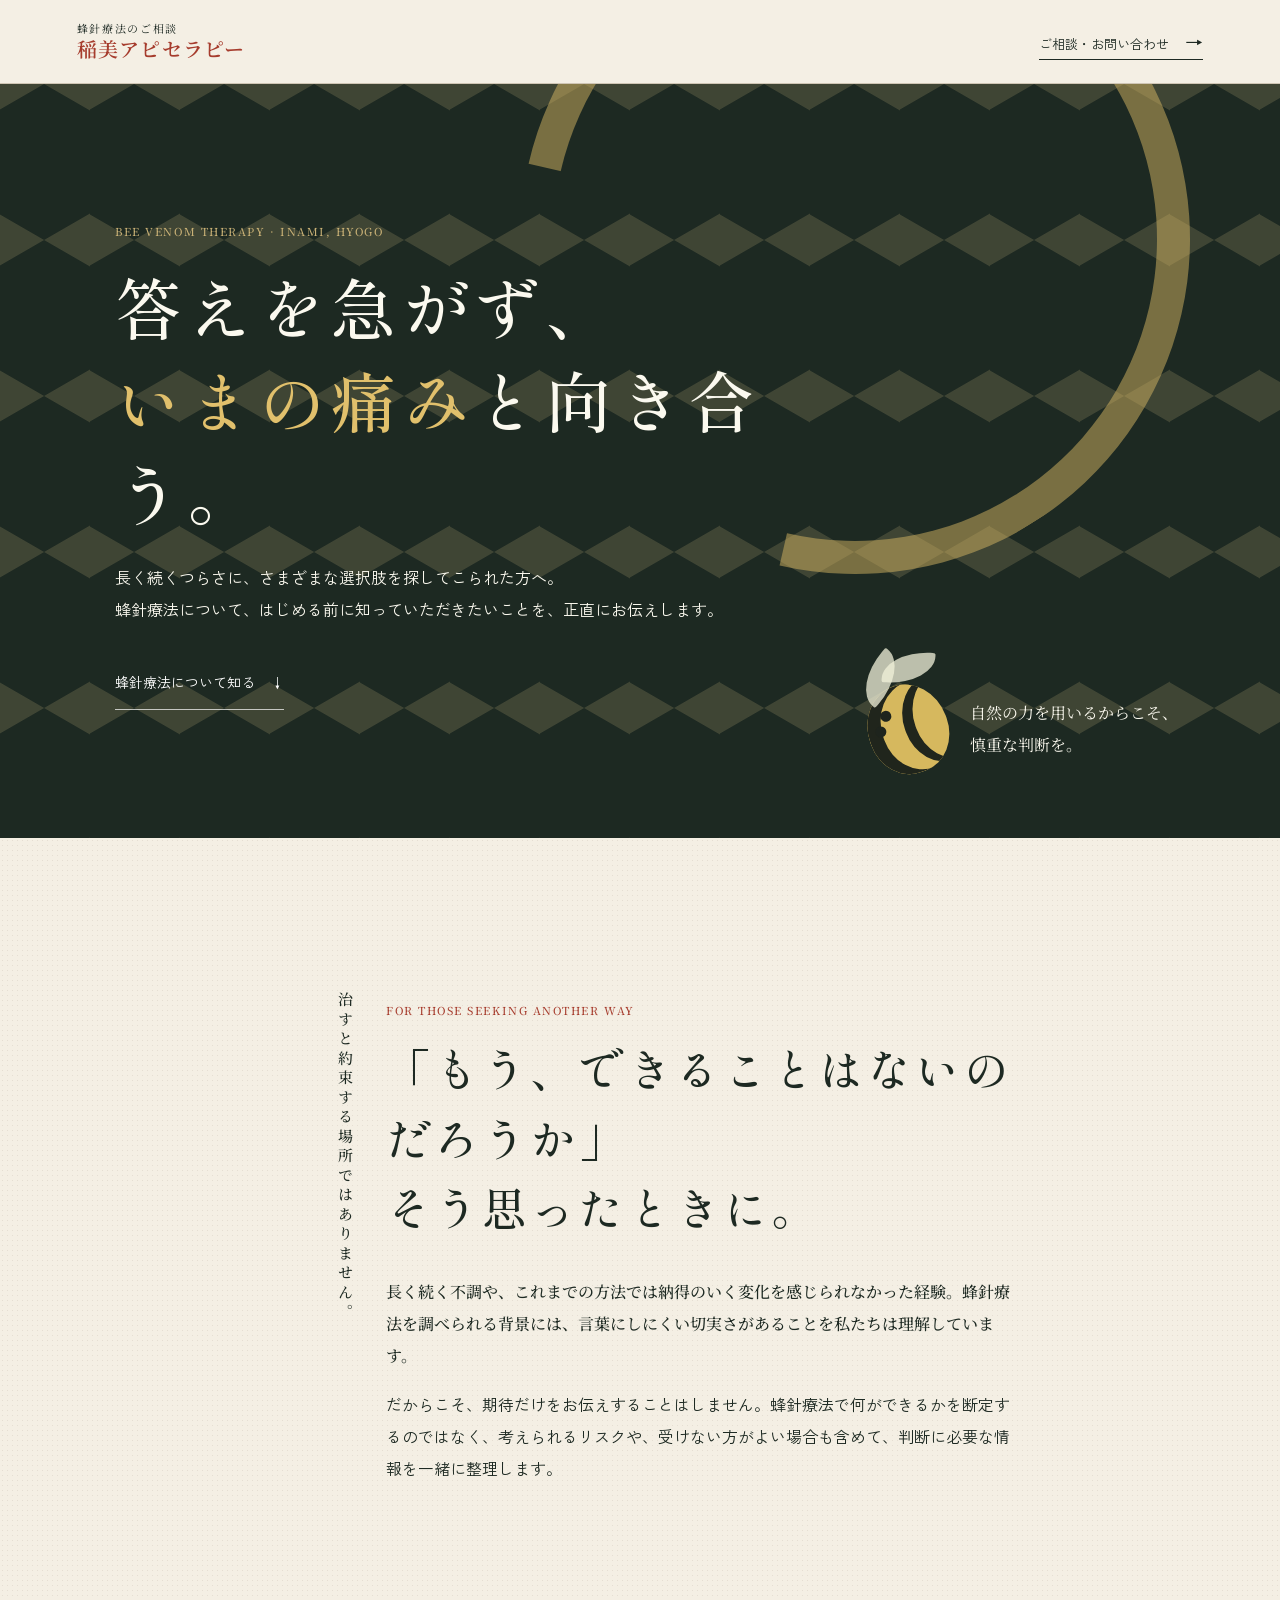
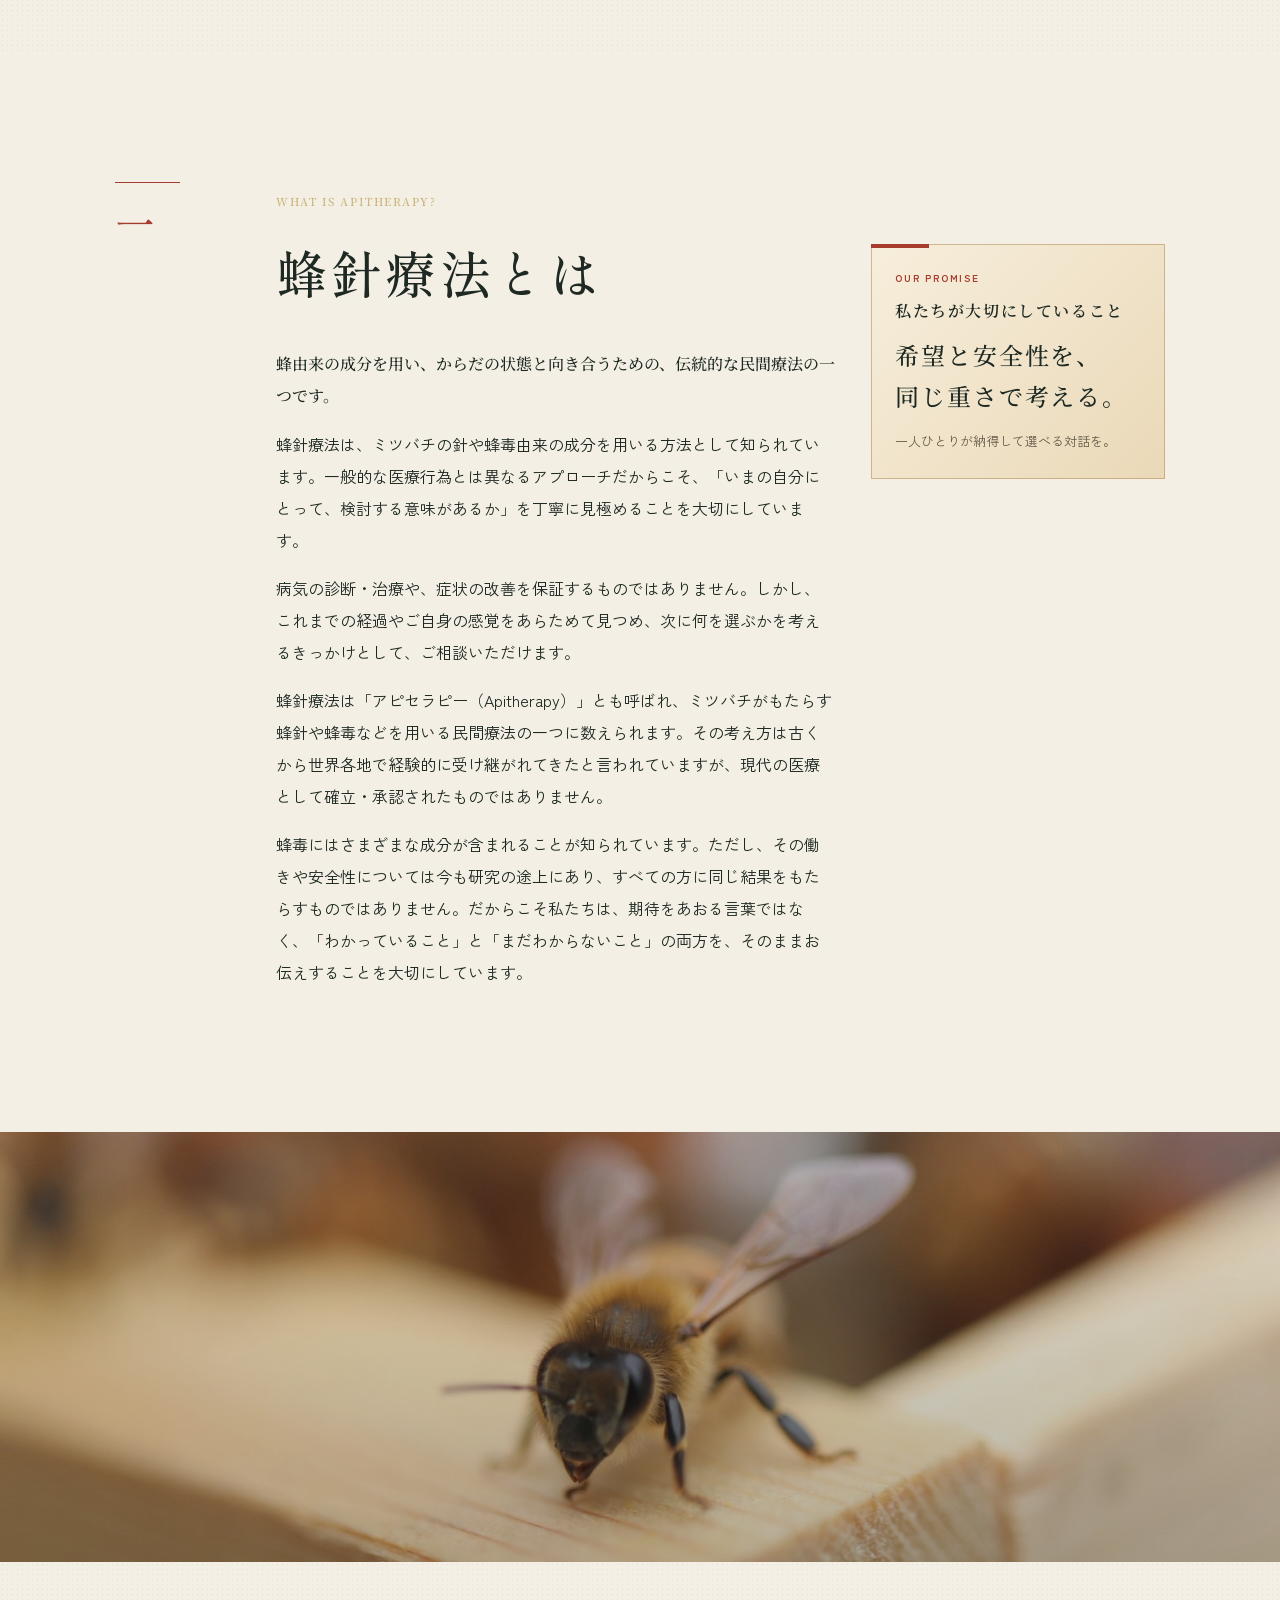
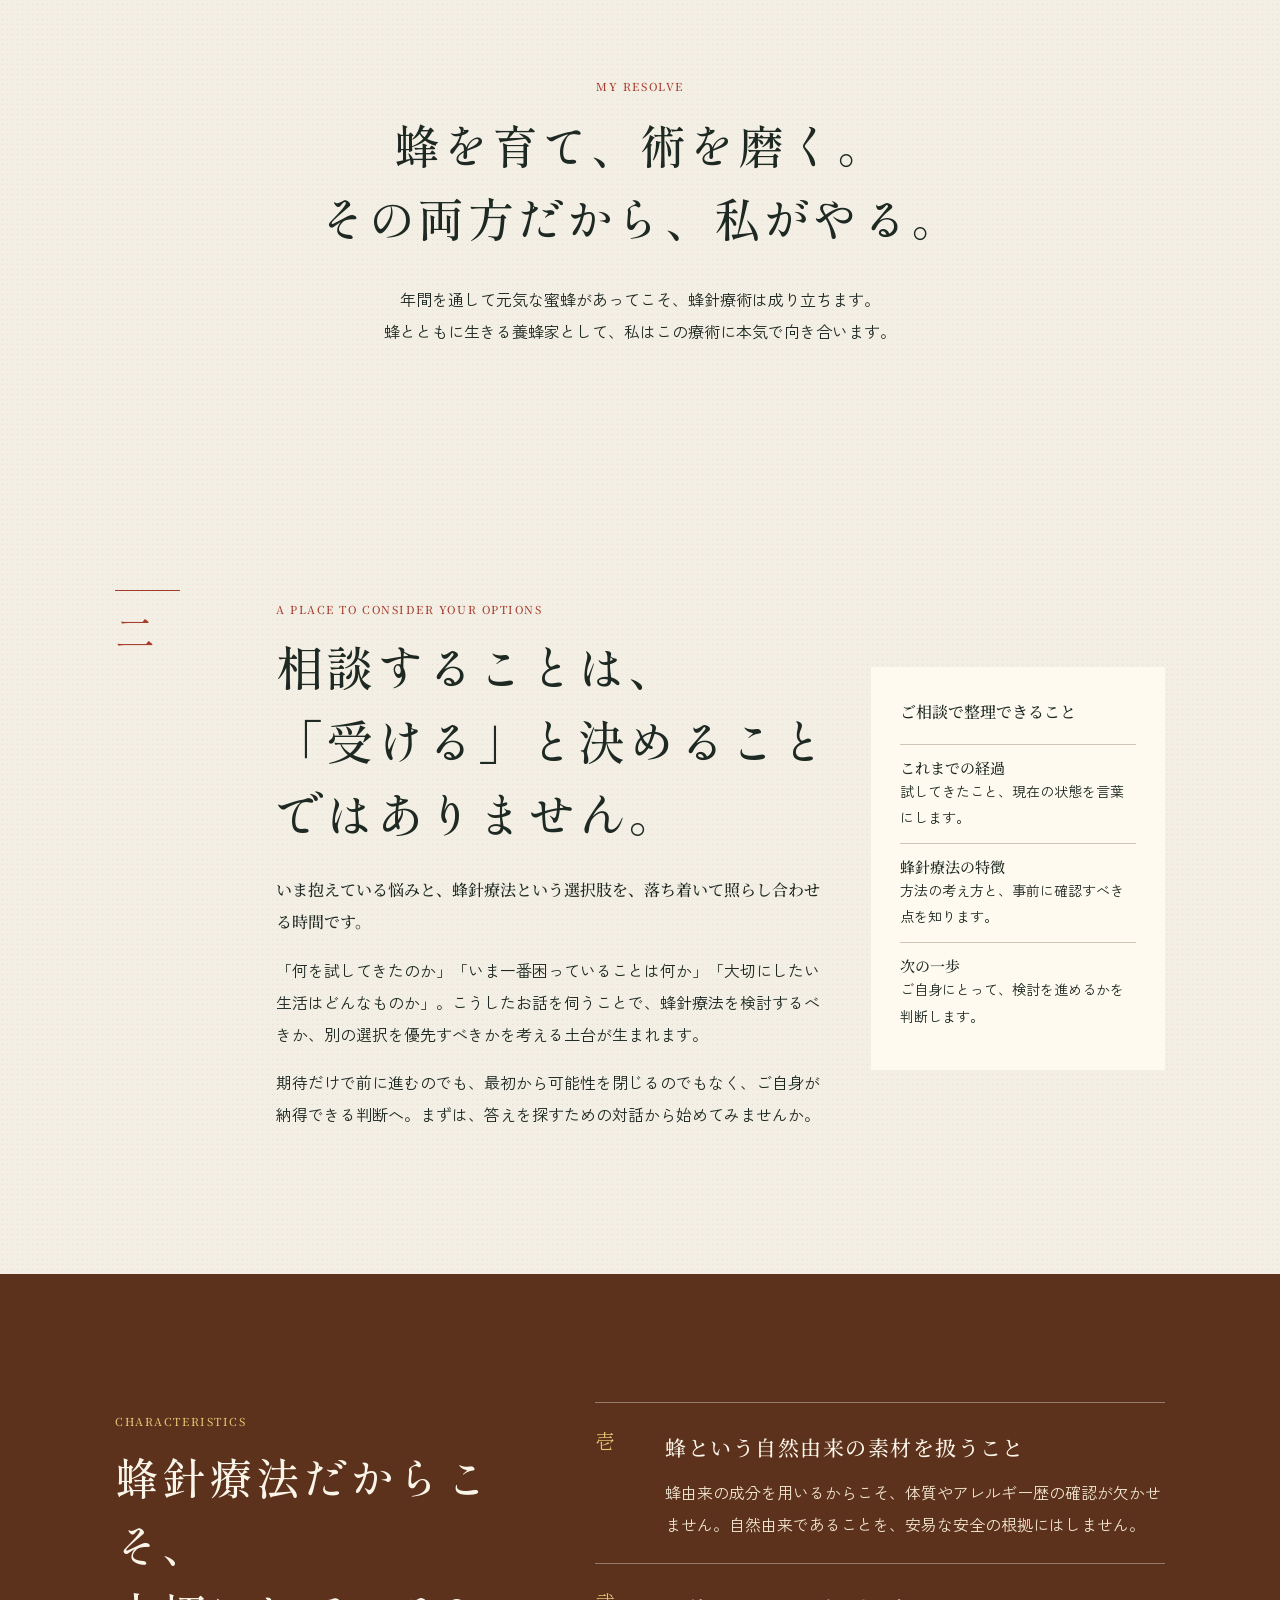
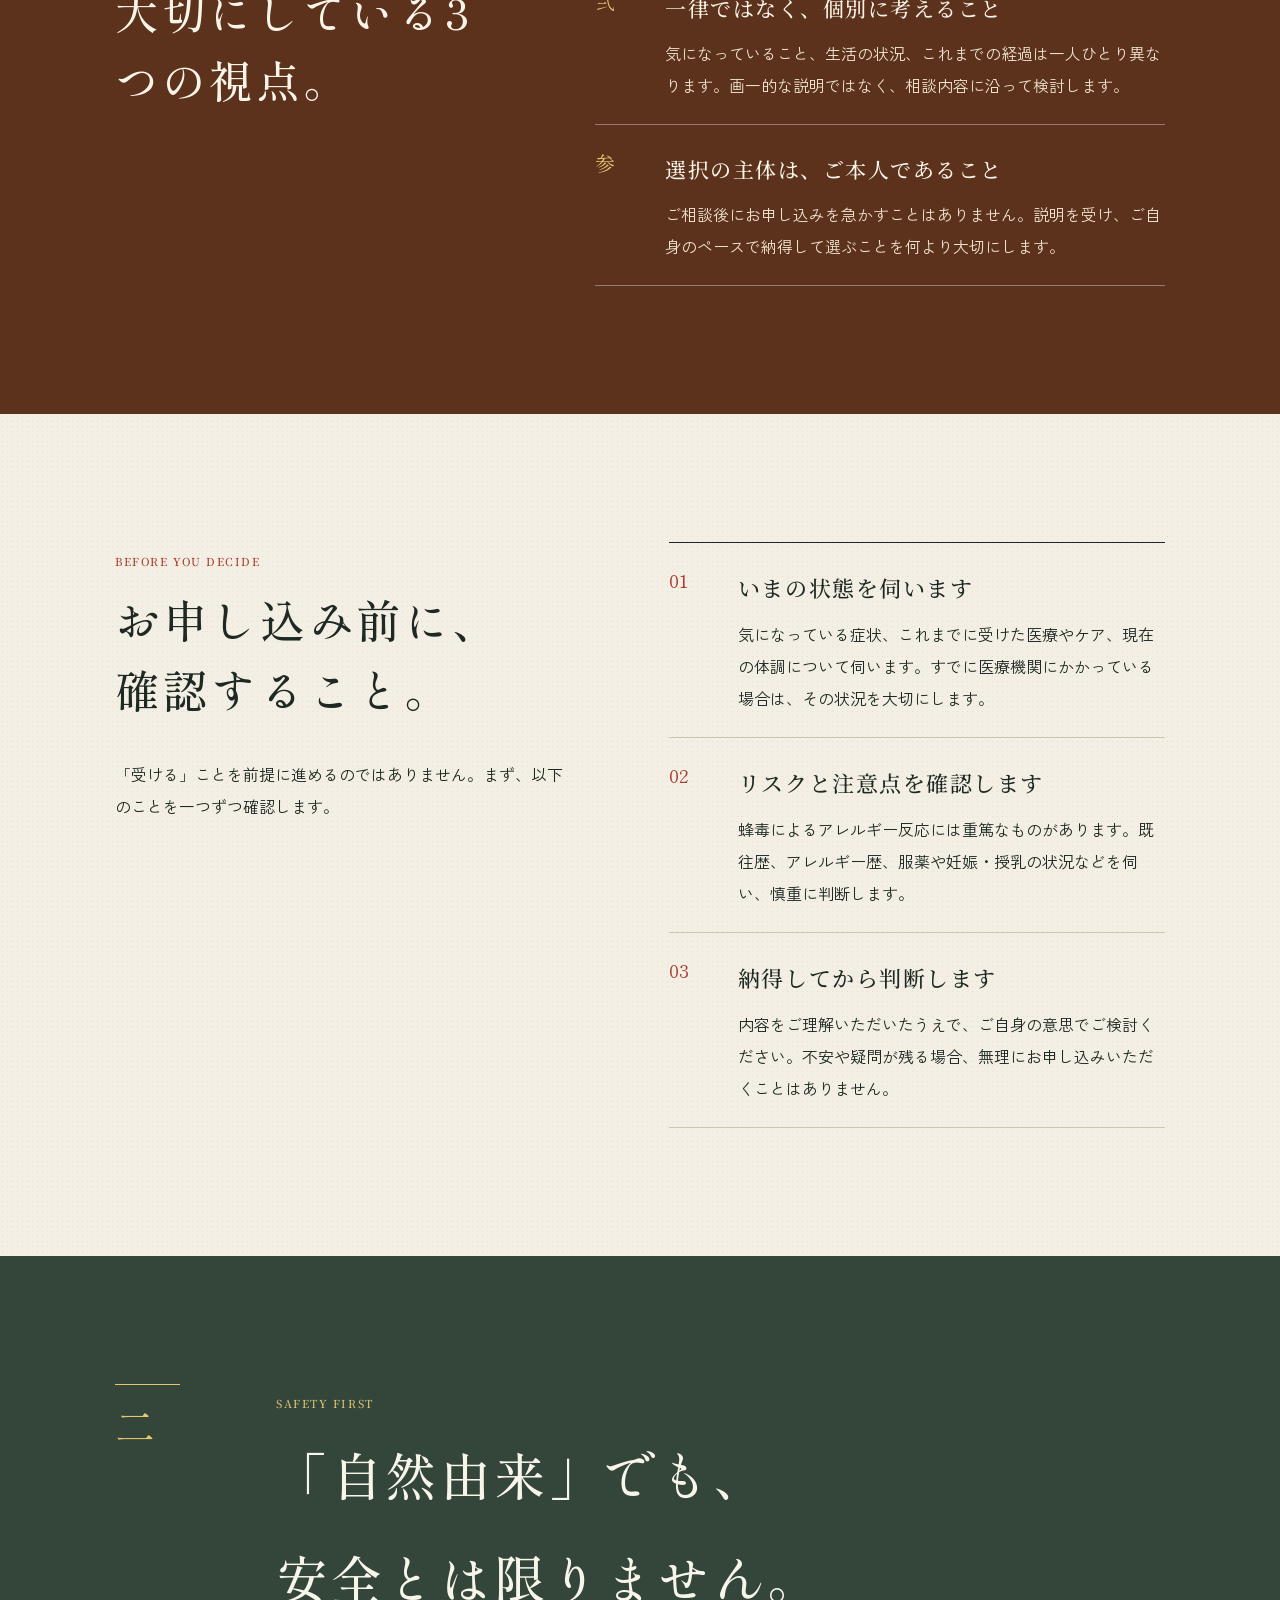
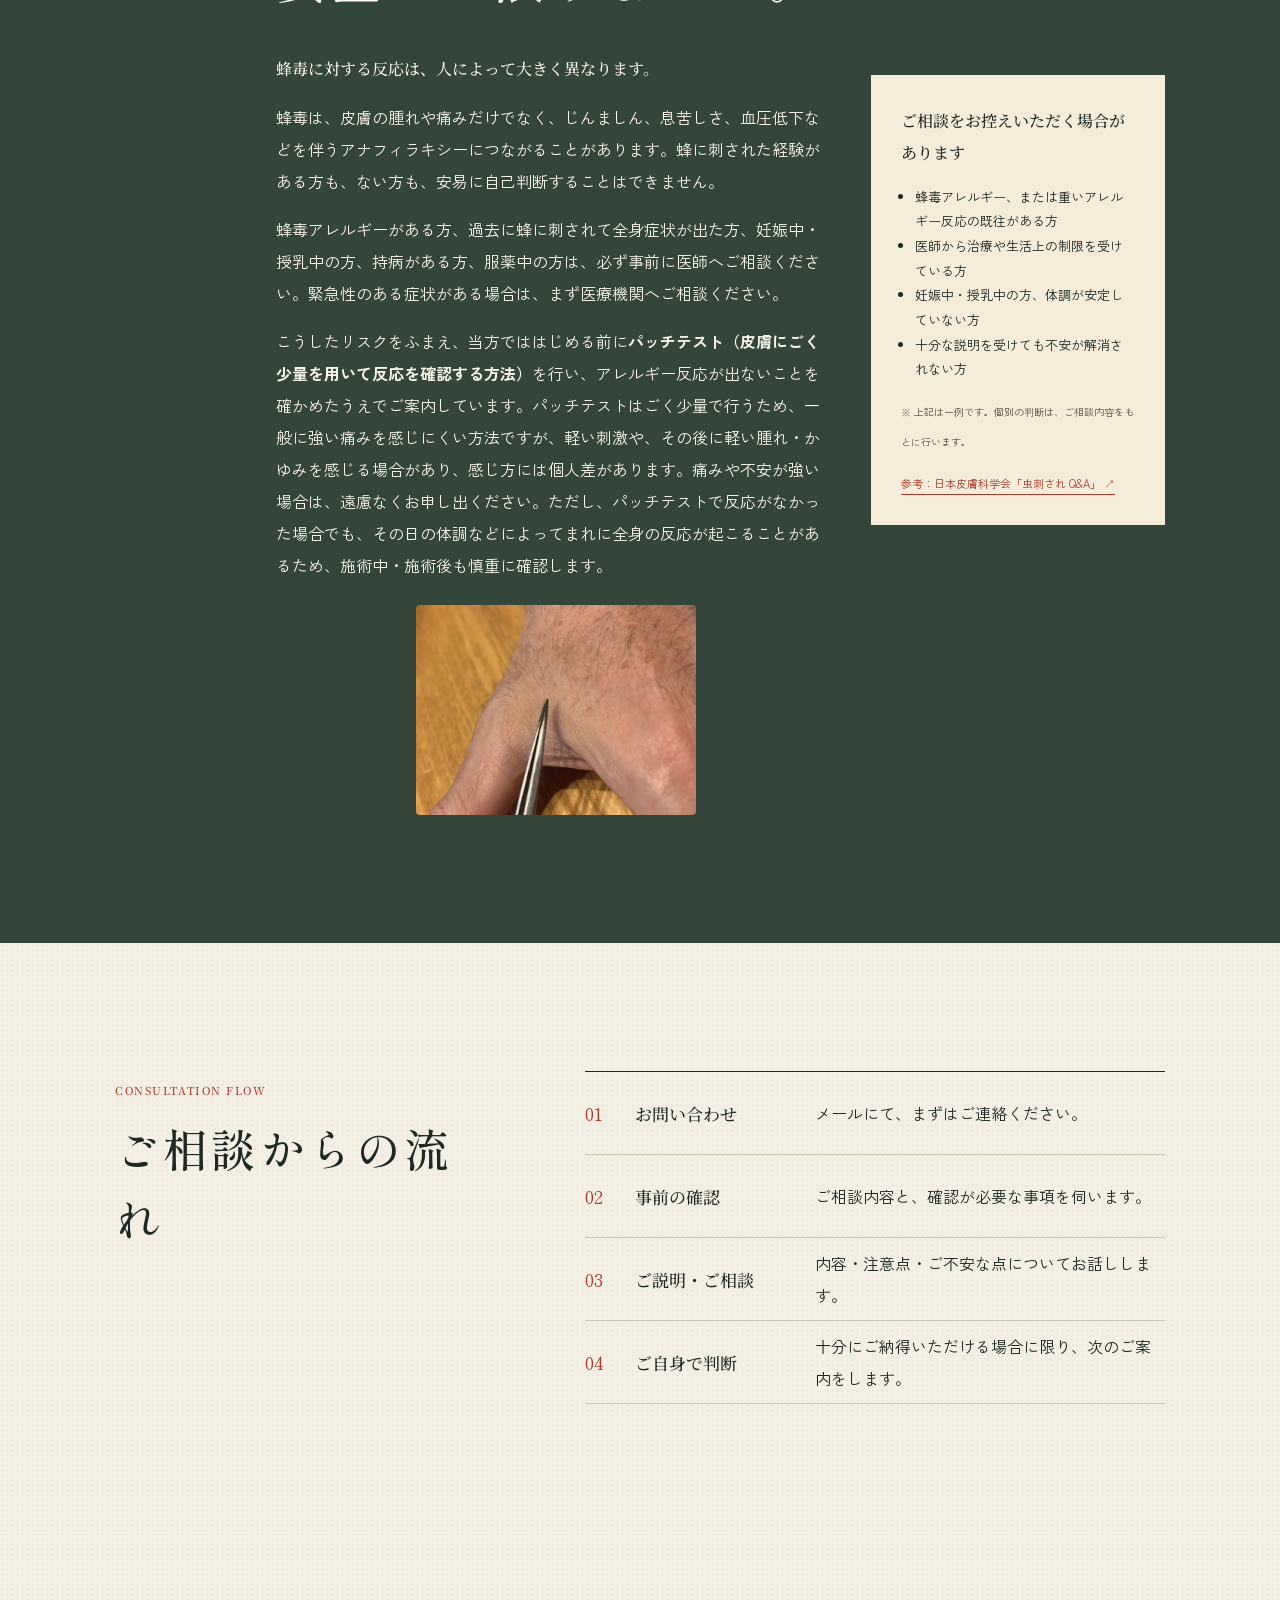
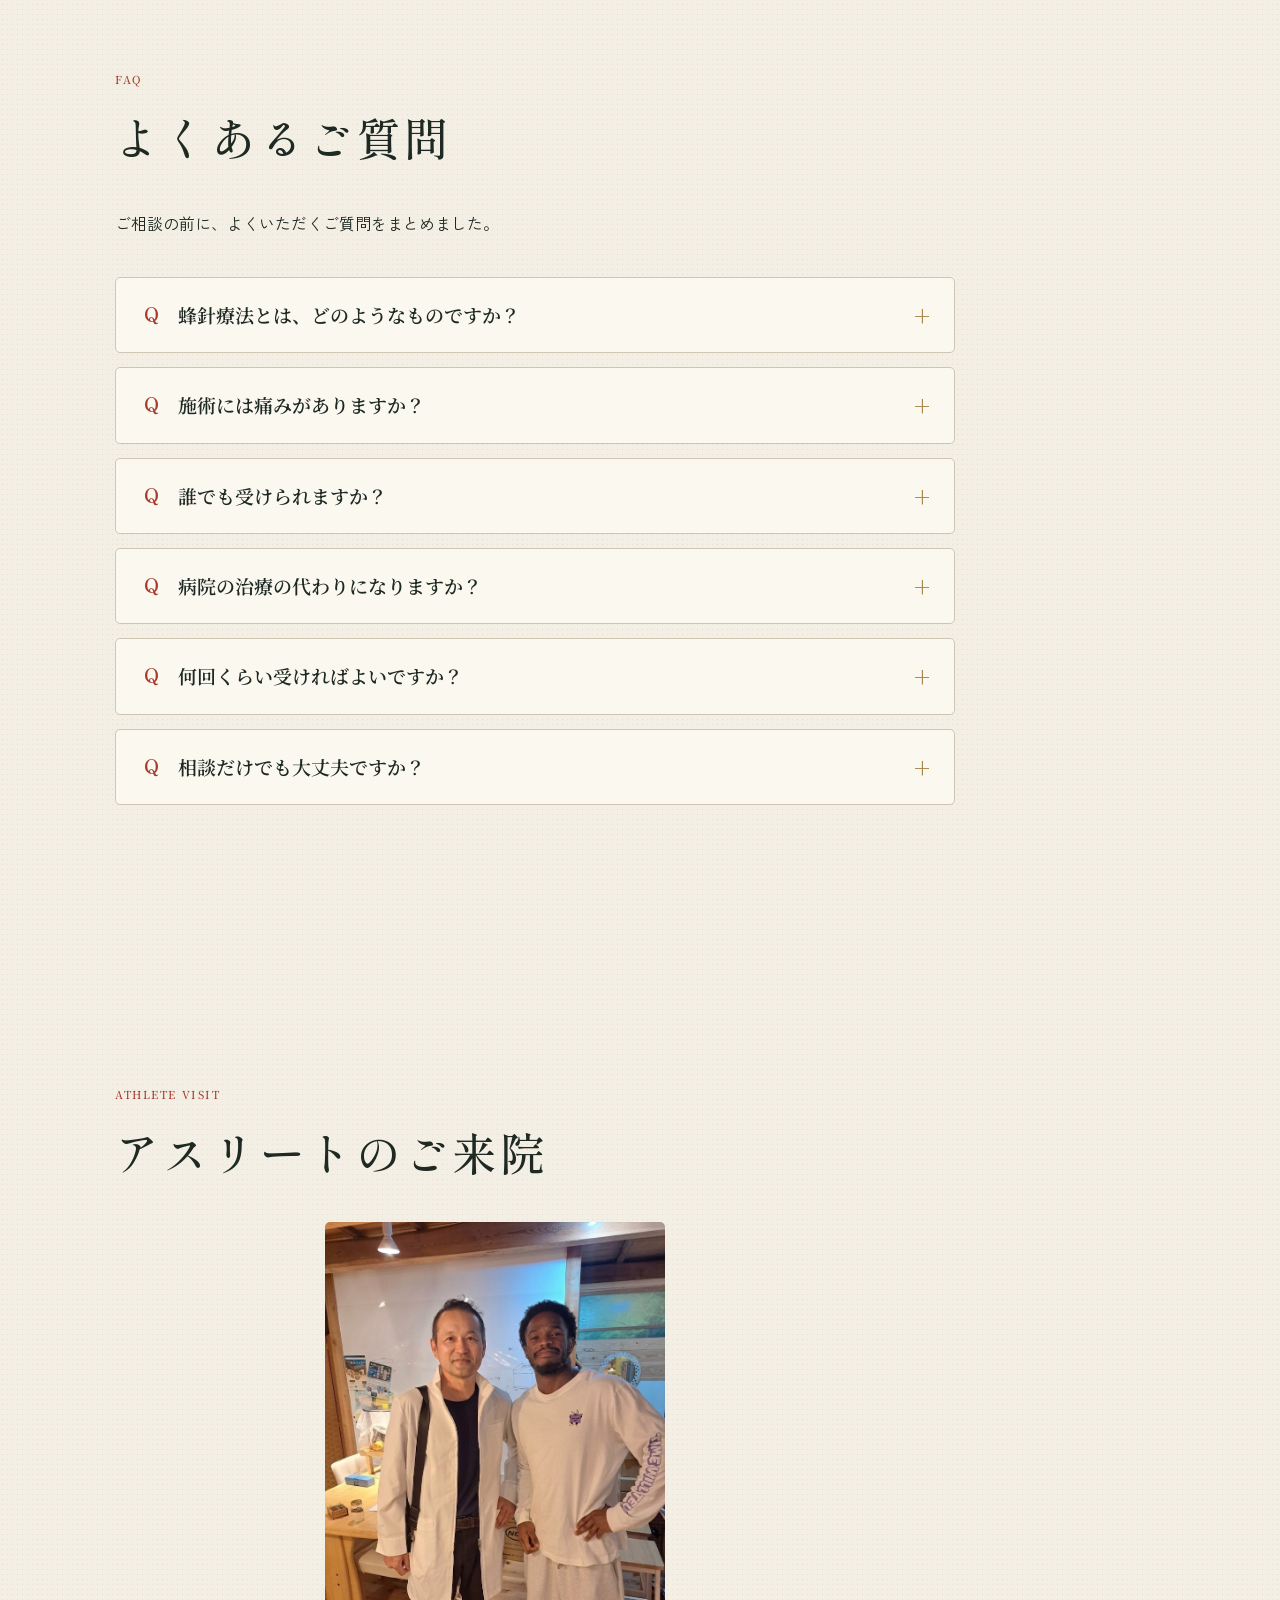
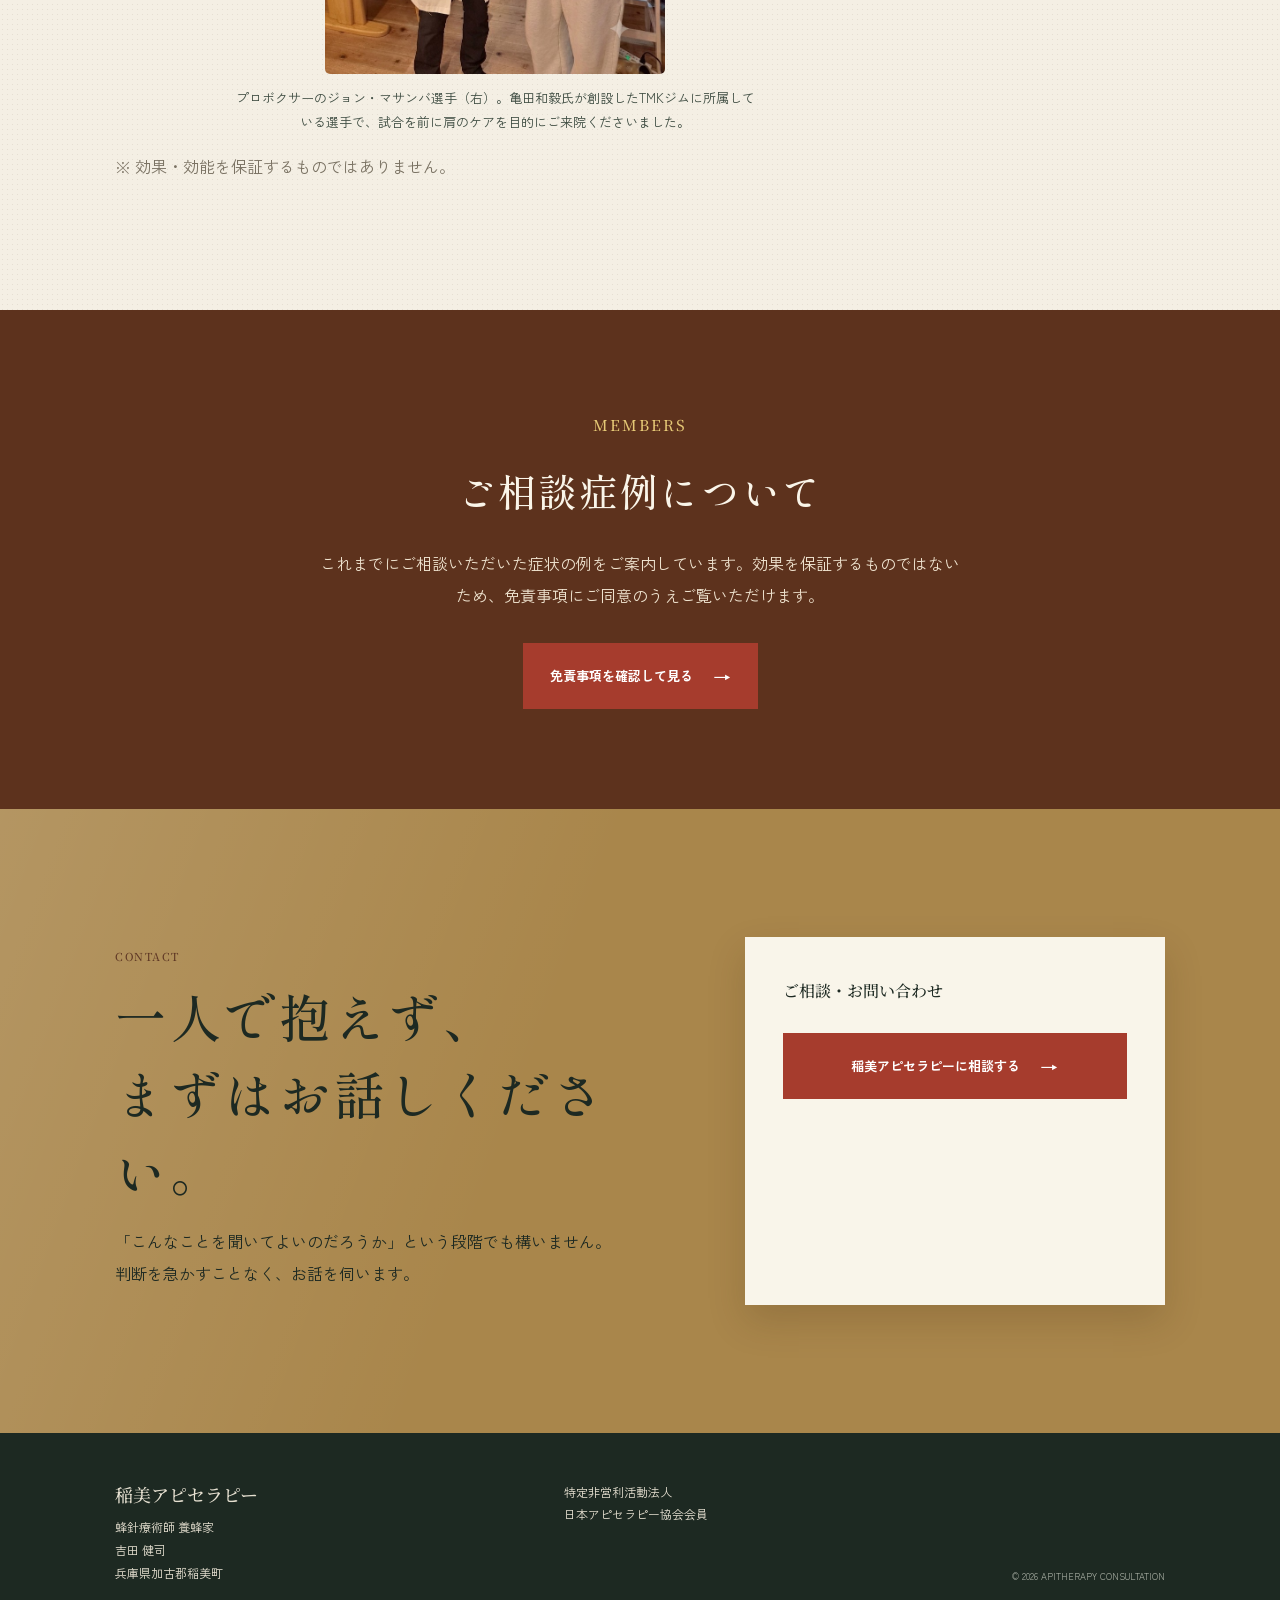
<file: index.html>
<!doctype html>
<html lang="ja">
  <head>
    <meta charset="UTF-8" /><meta name="viewport" content="width=device-width, initial-scale=1.0" />
    <title>稲美アピセラピー｜蜂針療法のご相談（兵庫県稲美町）</title>
    <meta name="description" content="兵庫県加古郡稲美町の「稲美アピセラピー」。蜂針療法（アピセラピー）について、はじめる前に知っておきたい注意点・安全性・リスクまで正直にご案内します。まずはお気軽にご相談ください。" />
    <meta name="robots" content="index, follow" />
    <meta name="google-site-verification" content="mCQTs2Fq7RGVQ4mFXQXhpBmt2rjndBOTUgv58i0Yq2Y" />
    <meta name="theme-color" content="#1d2922" />
    <meta name="format-detection" content="telephone=no" />

    <!-- 本番公開時：URLを実際の独自ドメインに差し替えてください（canonical / og:url / JSON-LD url / sitemap.xml） -->
    <link rel="canonical" href="https://nsmtysak.github.io/apitherapy-consultation/" />

    <!-- Open Graph（Facebook・LINE等のシェア表示用） -->
    <meta property="og:type" content="website" />
    <meta property="og:site_name" content="稲美アピセラピー" />
    <meta property="og:title" content="稲美アピセラピー｜蜂針療法のご相談" />
    <meta property="og:description" content="兵庫県加古郡稲美町。蜂針療法について、注意点・安全性・リスクまで正直にご案内します。まずはご相談ください。" />
    <meta property="og:url" content="https://nsmtysak.github.io/apitherapy-consultation/" />
    <meta property="og:locale" content="ja_JP" />
    <!-- 本番前にOGP画像（推奨1200×630px）を用意し、og:image と twitter:image を追加してください -->

    <!-- Twitter Card -->
    <meta name="twitter:card" content="summary" />
    <meta name="twitter:title" content="稲美アピセラピー｜蜂針療法のご相談" />
    <meta name="twitter:description" content="兵庫県加古郡稲美町。蜂針療法について、注意点・安全性・リスクまで正直にご案内します。" />

    <!-- 絵文字 favicon（ブラウザタブのアイコン） -->
    <link rel="icon" href="data:image/svg+xml,%3Csvg xmlns='http://www.w3.org/2000/svg' viewBox='0 0 100 100'%3E%3Ctext y='.9em' font-size='90'%3E%F0%9F%90%9D%3C/text%3E%3C/svg%3E" />

    <!-- 構造化データ：ローカルビジネス情報（検索結果でのリッチ表示に対応） -->
    <script type="application/ld+json">
    {
      "@context": "https://schema.org",
      "@type": "LocalBusiness",
      "name": "稲美アピセラピー",
      "alternateName": "蜂針療法のご相談 稲美アピセラピー",
      "description": "兵庫県加古郡稲美町。蜂針療法（アピセラピー）について、注意点・安全性・リスクを含め、検討前のご相談を丁寧に承ります。",
      "url": "https://nsmtysak.github.io/apitherapy-consultation/",
      "email": "jitianjiansi509@gmail.com",
      "areaServed": "兵庫県加古郡稲美町",
      "address": {
        "@type": "PostalAddress",
        "addressRegion": "兵庫県",
        "addressLocality": "加古郡稲美町",
        "addressCountry": "JP"
      }
    }
    </script>
    <link rel="preconnect" href="https://fonts.googleapis.com" /><link rel="preconnect" href="https://fonts.gstatic.com" crossorigin />
    <link href="https://fonts.googleapis.com/css2?family=Noto+Serif+JP:wght@400;500;600;700&family=Shippori+Mincho:wght@400;500;600&family=Zen+Kaku+Gothic+New:wght@400;500;700&display=swap" rel="stylesheet" />
    <link rel="stylesheet" href="styles.css?v=3" />
  </head>
  <body>
    <header class="site-header"><a class="brand" href="#top"><small>蜂針療法のご相談</small><b>稲美アピセラピー</b></a><a class="header-cta" href="#contact">ご相談・お問い合わせ <b>→</b></a></header>
    <main id="top">
      <section class="hero">
        <div class="enso" aria-hidden="true"></div>
        <div class="hero-copy"><p class="kicker">BEE VENOM THERAPY · INAMI, HYOGO</p><h1>答えを急がず、<br /><em>いまの痛み</em>と向き合う。</h1><p>長く続くつらさに、さまざまな選択肢を探してこられた方へ。<br />蜂針療法について、はじめる前に知っていただきたいことを、正直にお伝えします。</p><div class="hero-actions"><a class="hero-secondary" href="#first">蜂針療法について知る <span>↓</span></a></div></div>
        <div class="hero-aside"><div class="bee-mark" aria-hidden="true"><i></i><i></i><b></b><b></b><b></b></div><p>自然の力を用いるからこそ、<br />慎重な判断を。</p></div>
      </section>

      <section class="opening paper"><p class="vertical">治すと約束する場所ではありません。</p><div><p class="kicker red">FOR THOSE SEEKING ANOTHER WAY</p><h2>「もう、できることはないのだろうか」<br />そう思ったときに。</h2><p class="large-copy">長く続く不調や、これまでの方法では納得のいく変化を感じられなかった経験。蜂針療法を調べられる背景には、言葉にしにくい切実さがあることを私たちは理解しています。</p><p>だからこそ、期待だけをお伝えすることはしません。蜂針療法で何ができるかを断定するのではなく、考えられるリスクや、受けない方がよい場合も含めて、判断に必要な情報を一緒に整理します。</p></div></section>

      <section class="what" id="first"><div class="section-no">一</div><div><p class="kicker">WHAT IS APITHERAPY?</p><h2>蜂針療法とは</h2><p class="lead">蜂由来の成分を用い、からだの状態と向き合うための、伝統的な民間療法の一つです。</p><p>蜂針療法は、ミツバチの針や蜂毒由来の成分を用いる方法として知られています。一般的な医療行為とは異なるアプローチだからこそ、「いまの自分にとって、検討する意味があるか」を丁寧に見極めることを大切にしています。</p><p>病気の診断・治療や、症状の改善を保証するものではありません。しかし、これまでの経過やご自身の感覚をあらためて見つめ、次に何を選ぶかを考えるきっかけとして、ご相談いただけます。</p><p>蜂針療法は「アピセラピー（Apitherapy）」とも呼ばれ、ミツバチがもたらす蜂針や蜂毒などを用いる民間療法の一つに数えられます。その考え方は古くから世界各地で経験的に受け継がれてきたと言われていますが、現代の医療として確立・承認されたものではありません。</p><p>蜂毒にはさまざまな成分が含まれることが知られています。ただし、その働きや安全性については今も研究の途上にあり、すべての方に同じ結果をもたらすものではありません。だからこそ私たちは、期待をあおる言葉ではなく、「わかっていること」と「まだわからないこと」の両方を、そのままお伝えすることを大切にしています。</p></div><aside class="promise"><span>OUR PROMISE</span><p>私たちが大切にしていること</p><strong>希望と安全性を、<br />同じ重さで考える。</strong><small>一人ひとりが納得して選べる対話を。</small></aside></section>

      <figure class="photo"><img src="images/bee.jpg" alt="花にとまるミツバチ" loading="lazy" width="1200" height="800" onerror="this.closest('.photo').style.display='none'" /></figure>

      <section class="resolve paper"><p class="kicker red">MY RESOLVE</p><h2>蜂を育て、術を磨く。<br />その両方だから、私がやる。</h2><p>年間を通して元気な蜜蜂があってこそ、蜂針療術は成り立ちます。<br />蜂とともに生きる養蜂家として、私はこの療術に本気で向き合います。</p></section>

      <section class="possibility paper"><div class="section-no">二</div><div class="possibility-copy"><p class="kicker red">A PLACE TO CONSIDER YOUR OPTIONS</p><h2>相談することは、<br />「受ける」と決めることではありません。</h2><p class="lead">いま抱えている悩みと、蜂針療法という選択肢を、落ち着いて照らし合わせる時間です。</p><p>「何を試してきたのか」「いま一番困っていることは何か」「大切にしたい生活はどんなものか」。こうしたお話を伺うことで、蜂針療法を検討するべきか、別の選択を優先すべきかを考える土台が生まれます。</p><p>期待だけで前に進むのでも、最初から可能性を閉じるのでもなく、ご自身が納得できる判断へ。まずは、答えを探すための対話から始めてみませんか。</p></div><div class="consult-gain"><p>ご相談で整理できること</p><ol><li><b>これまでの経過</b><span>試してきたこと、現在の状態を言葉にします。</span></li><li><b>蜂針療法の特徴</b><span>方法の考え方と、事前に確認すべき点を知ります。</span></li><li><b>次の一歩</b><span>ご自身にとって、検討を進めるかを判断します。</span></li></ol></div></section>

      <section class="characteristics"><div class="section-title"><p class="kicker">CHARACTERISTICS</p><h2>蜂針療法だからこそ、<br />大切にしている3つの視点。</h2></div><div class="characteristic-list"><article><span>壱</span><h3>蜂という自然由来の素材を扱うこと</h3><p>蜂由来の成分を用いるからこそ、体質やアレルギー歴の確認が欠かせません。自然由来であることを、安易な安全の根拠にはしません。</p></article><article><span>弐</span><h3>一律ではなく、個別に考えること</h3><p>気になっていること、生活の状況、これまでの経過は一人ひとり異なります。画一的な説明ではなく、相談内容に沿って検討します。</p></article><article><span>参</span><h3>選択の主体は、ご本人であること</h3><p>ご相談後にお申し込みを急かすことはありません。説明を受け、ご自身のペースで納得して選ぶことを何より大切にします。</p></article></div></section>


      <section class="steps paper"><div class="section-title"><p class="kicker red">BEFORE YOU DECIDE</p><h2>お申し込み前に、<br />確認すること。</h2><p>「受ける」ことを前提に進めるのではありません。まず、以下のことを一つずつ確認します。</p></div><div class="step-list">
        <article><span>01</span><h3>いまの状態を伺います</h3><p>気になっている症状、これまでに受けた医療やケア、現在の体調について伺います。すでに医療機関にかかっている場合は、その状況を大切にします。</p></article>
        <article><span>02</span><h3>リスクと注意点を確認します</h3><p>蜂毒によるアレルギー反応には重篤なものがあります。既往歴、アレルギー歴、服薬や妊娠・授乳の状況などを伺い、慎重に判断します。</p></article>
        <article><span>03</span><h3>納得してから判断します</h3><p>内容をご理解いただいたうえで、ご自身の意思でご検討ください。不安や疑問が残る場合、無理にお申し込みいただくことはありません。</p></article>
      </div></section>

      <section class="safety"><div class="section-no">二</div><div><p class="kicker">SAFETY FIRST</p><h2>「自然由来」でも、<br />安全とは限りません。</h2><p class="lead">蜂毒に対する反応は、人によって大きく異なります。</p><p>蜂毒は、皮膚の腫れや痛みだけでなく、じんましん、息苦しさ、血圧低下などを伴うアナフィラキシーにつながることがあります。蜂に刺された経験がある方も、ない方も、安易に自己判断することはできません。</p><p>蜂毒アレルギーがある方、過去に蜂に刺されて全身症状が出た方、妊娠中・授乳中の方、持病がある方、服薬中の方は、必ず事前に医師へご相談ください。緊急性のある症状がある場合は、まず医療機関へご相談ください。</p><p>こうしたリスクをふまえ、当方でははじめる前に<b>パッチテスト（皮膚にごく少量を用いて反応を確認する方法）</b>を行い、アレルギー反応が出ないことを確かめたうえでご案内しています。パッチテストはごく少量で行うため、一般に強い痛みを感じにくい方法ですが、軽い刺激や、その後に軽い腫れ・かゆみを感じる場合があり、感じ方には個人差があります。痛みや不安が強い場合は、遠慮なくお申し出ください。ただし、パッチテストで反応がなかった場合でも、その日の体調などによってまれに全身の反応が起こることがあるため、施術中・施術後も慎重に確認します。</p><figure class="safety-photo"><img src="images/stinger.jpg" alt="ピンセットでつまんだミツバチの蜂針" loading="lazy" width="1493" height="1120" onerror="this.closest('.safety-photo').style.display='none'" /></figure></div><div class="safety-box"><p>ご相談をお控えいただく場合があります</p><ul><li>蜂毒アレルギー、または重いアレルギー反応の既往がある方</li><li>医師から治療や生活上の制限を受けている方</li><li>妊娠中・授乳中の方、体調が安定していない方</li><li>十分な説明を受けても不安が解消されない方</li></ul><small>※ 上記は一例です。個別の判断は、ご相談内容をもとに行います。</small><a class="reference" href="https://qa.dermatol.or.jp/qa16/q09.html" target="_blank" rel="noopener">参考：日本皮膚科学会「虫刺され Q&amp;A」 ↗</a></div></section>

      <section class="flow paper"><div class="section-title"><p class="kicker red">CONSULTATION FLOW</p><h2>ご相談からの流れ</h2></div><ol><li><b>お問い合わせ</b><span>メールにて、まずはご連絡ください。</span></li><li><b>事前の確認</b><span>ご相談内容と、確認が必要な事項を伺います。</span></li><li><b>ご説明・ご相談</b><span>内容・注意点・ご不安な点についてお話しします。</span></li><li><b>ご自身で判断</b><span>十分にご納得いただける場合に限り、次のご案内をします。</span></li></ol></section>

      <section class="faq paper" id="faq"><div class="section-title"><p class="kicker red">FAQ</p><h2>よくあるご質問</h2><p>ご相談の前に、よくいただくご質問をまとめました。</p></div><div class="faq-list">
        <details><summary>蜂針療法とは、どのようなものですか？</summary><p>ミツバチの蜂針や蜂毒由来の成分を用いる、古くから世界各地で知られてきた民間療法の一つです。一般的な医療行為とは異なり、効果・効能を保証するものではありません。</p></details>
        <details><summary>施術には痛みがありますか？</summary><p>蜂針を用いるため、チクッとした刺激や、その後の腫れ・かゆみを伴うことがあります。感じ方には個人差があり、事前に方法や起こりうる反応を必ずご説明します。</p></details>
        <details><summary>誰でも受けられますか？</summary><p>いいえ。蜂毒アレルギーのある方、過去に蜂に刺されて全身症状が出た方、妊娠中・授乳中の方、持病や服薬中の方などは、お受けいただけない場合があります。安全のため、事前の確認を必ず行います。</p></details>
        <details><summary>病院の治療の代わりになりますか？</summary><p>なりません。蜂針療法は医療の代替ではありません。現在治療を受けている方は、主治医の指示を優先してください。当方は診断や治療を行うものではありません。</p></details>
        <details><summary>何回くらい受ければよいですか？</summary><p>回数や頻度を一律にお約束することはありません。ご相談のうえ、ご本人が納得できる範囲で判断していただきます。</p></details>
        <details><summary>相談だけでも大丈夫ですか？</summary><p>はい。「受ける」と決める前の情報収集の段階でも構いません。疑問や不安を伺うことを大切にし、無理な勧誘は一切いたしません。</p></details>
      </div></section>

      <section class="voice paper" id="voice"><div class="section-title"><p class="kicker red">ATHLETE VISIT</p><h2>アスリートのご来院</h2></div><figure class="visit-photo"><img src="images/S__49102850.jpg" alt="吉田健司とプロボクサーのジョン・マサンバ選手" loading="lazy" width="769" height="1024" onerror="this.closest('.visit-photo').style.display='none'" /><figcaption>プロボクサーのジョン・マサンバ選手（右）。亀田和毅氏が創設したTMKジムに所属している選手で、試合を前に肩のケアを目的にご来院くださいました。</figcaption></figure><p class="voice-note">※ 効果・効能を保証するものではありません。</p></section>

      <section class="members-link"><div><p class="kicker red">MEMBERS</p><h2>ご相談症例について</h2><p>これまでにご相談いただいた症状の例をご案内しています。効果を保証するものではないため、免責事項にご同意のうえご覧いただけます。</p><a class="button" href="disclaimer.html">免責事項を確認して見る <span>→</span></a></div></section>

      <section class="contact" id="contact"><div><p class="kicker">CONTACT</p><h2>一人で抱えず、<br />まずはお話しください。</h2><p>「こんなことを聞いてよいのだろうか」という段階でも構いません。<br />判断を急かすことなく、お話を伺います。</p></div><div class="contact-card"><p>ご相談・お問い合わせ</p><a class="button" href="contact-disclaimer.html">稲美アピセラピーに相談する <span>→</span></a></div></section>
    </main>
    <footer><div><strong>稲美アピセラピー</strong><p>蜂針療術師 養蜂家<br />吉田 健司<br />兵庫県加古郡稲美町</p></div><div>特定非営利活動法人<br />日本アピセラピー協会会員</div><small>© <span id="year"></span> APITHERAPY CONSULTATION</small></footer>
    <style>
      .possibility{padding:clamp(75px,10vw,145px) clamp(25px,9vw,150px);display:grid;grid-template-columns:12% minmax(0,1fr) 28%;gap:35px}.possibility h2{font-size:clamp(31px,3.7vw,53px);line-height:1.55;margin:12px 0 25px}.possibility-copy{max-width:690px}.consult-gain{align-self:center;background:#fffaf0;padding:29px}.consult-gain>p{font:500 17px "Noto Serif JP";margin:0 0 16px}.consult-gain ol{list-style:none;padding:0;margin:0}.consult-gain li{border-top:1px solid var(--line);padding:12px 0;display:grid}.consult-gain b{font:500 15px "Noto Serif JP"}.consult-gain span{font-size:12px;line-height:1.8}.characteristics{background:#5d321d;color:#faf5e9;padding:clamp(75px,10vw,135px) clamp(25px,9vw,150px);display:grid;grid-template-columns:36% 1fr;gap:8vw}.characteristics .kicker{color:#e5c876}.characteristics h2{font-size:clamp(30px,3.4vw,48px);line-height:1.55;margin:14px 0}.characteristic-list{border-top:1px solid rgba(255,255,255,.35)}.characteristic-list article{display:grid;grid-template-columns:55px 1fr;column-gap:15px;border-bottom:1px solid rgba(255,255,255,.35);padding:23px 0}.characteristic-list span{grid-row:span 2;color:#e5c876;font:20px "Shippori Mincho"}.characteristic-list h3{margin:0;font-size:21px;font-family:"Noto Serif JP",serif}.characteristic-list p{grid-column:2;font-size:13px;line-height:1.95;margin:8px 0 0;color:#eee2ce}.reference{display:block;width:max-content;max-width:100%;margin-top:17px;color:var(--red);font-size:11px;text-decoration:none;border-bottom:1px solid currentColor}.line-link{background:#06c755;border-color:#06c755;color:#fff;transition:background .2s}.line-link:hover{background:#05af4b;border-color:#05af4b}@media(max-width:760px){body{font-size:14px;line-height:1.95}.site-header{position:sticky;top:0;z-index:20;padding:0 18px;background:rgba(244,239,228,.96)}.brand{font-size:15px}.brand b{font-size:16px}.brand small{font-size:9px}.header-cta{font-size:10px;white-space:nowrap}.header-cta b{margin-left:6px}.hero{min-height:calc(100svh - 70px);padding:76px 24px 42px}.hero:before{background-size:65px 113px}.hero-copy{padding-top:12px}.hero h1{font-size:clamp(37px,10.5vw,47px);line-height:1.38;margin:15px 0}.hero-copy>p:not(.kicker){font-size:13px;line-height:2}.hero .button{width:100%;margin-top:22px}.hero-aside{display:none}.enso{opacity:.65}.opening,.what,.possibility,.safety,.steps,.flow,.contact,.characteristics{grid-template-columns:1fr;gap:23px;padding-left:22px;padding-right:22px}.opening{padding-top:68px;padding-bottom:68px}.opening h2,.section-title h2,.possibility h2,.characteristics h2{font-size:29px;line-height:1.55;margin-bottom:22px}.vertical{font-size:12px}.large-copy,.lead{font-size:16px;line-height:2}.section-no{font-size:29px;width:48px}.what,.possibility,.safety{padding-top:68px;padding-bottom:68px}.what h2,.safety h2{font-size:31px}.what aside{margin-top:4px;padding-left:18px}.what aside strong{font-size:17px}.consult-gain,.safety-box{padding:23px 19px}.characteristics{padding-top:68px;padding-bottom:68px}.characteristic-list article{grid-template-columns:38px 1fr;padding:20px 0}.characteristic-list h3{font-size:18px;line-height:1.65}.characteristic-list p{font-size:12px;line-height:1.85}.steps,.flow{padding-top:68px;padding-bottom:68px}.step-list article{grid-template-columns:38px 1fr;padding:18px 0}.step-list h3{font-size:18px}.flow li{grid-template-columns:38px 1fr;align-items:start;padding:15px 0;min-height:0}.flow li span{grid-column:2;line-height:1.75}.contact{padding-top:70px;padding-bottom:70px}.contact h2{font-size:32px}.contact-card{padding:25px 20px}.contact-card .button,.line-link{min-height:53px}.contact-card .button{margin-top:18px}footer{padding:38px 22px 30px;gap:16px}.reference{white-space:normal}.button{min-height:52px}}
    </style>
    <style>
      /* Conversion-first polish: containment, hierarchy and a stronger trust cue */
      html,body{max-width:100%;width:100%;overflow-x:clip;overscroll-behavior-x:none;touch-action:pan-y}.site-header,main,.hero,.opening,.what,.possibility,.characteristics,.steps,.safety,.flow,.contact,footer{max-width:100%;width:100%;overflow-x:hidden}.site-header,.hero,.opening,.what,.possibility,.characteristics,.steps,.safety,.flow,.contact,footer{overflow:hidden}main *,header *,footer *{min-width:0}.hero-copy{max-width:760px}.hero .button{box-shadow:0 10px 24px rgba(0,0,0,.18);transition:transform .2s,box-shadow .2s}.hero .button:hover{transform:translateY(-2px);box-shadow:0 14px 28px rgba(0,0,0,.25)}.what{align-items:start}.promise{position:relative;margin-top:62px!important;padding:29px 24px 27px!important;border:0!important;background:linear-gradient(135deg,#f7eedc,#ead9b8);box-shadow:inset 0 0 0 1px rgba(169,134,75,.5)}.promise:before{content:"";position:absolute;top:0;left:0;width:58px;height:4px;background:var(--red)}.promise span{display:block;color:var(--red);font:600 10px/1 "Zen Kaku Gothic New";letter-spacing:.18em}.promise p{margin:12px 0 8px!important;color:var(--ink)!important;font:600 15px/1.7 "Noto Serif JP"!important;letter-spacing:.08em}.promise strong{display:block;font-size:24px!important;line-height:1.7!important;letter-spacing:.08em}.promise small{display:block;margin-top:13px;color:#665d4b;font-size:11px;line-height:1.7}.contact{position:relative}.contact:before{content:"";position:absolute;inset:0;background:linear-gradient(110deg,rgba(255,255,255,.13),transparent 42%);pointer-events:none}.contact>*{position:relative}.contact-card{box-shadow:0 16px 35px rgba(62,38,14,.18)}.contact-card .button,.line-link{transition:transform .2s,box-shadow .2s}.contact-card .button:hover,.line-link:hover{transform:translateY(-2px);box-shadow:0 8px 17px rgba(29,41,34,.18)}@media(max-width:760px){html,body{overflow-x:clip!important;overscroll-behavior-x:none;touch-action:pan-y}.hero{overflow:hidden}.hero-copy{max-width:none}.promise{margin-top:12px!important;padding:25px 20px 23px!important}.promise p{font-size:15px!important}.promise strong{font-size:22px!important}.hero .button{box-shadow:none}.contact-card .button:hover,.line-link:hover,.hero .button:hover{transform:none}}
    </style>
    <style>
      /* Readability and CTA hierarchy pass */
      main p:not(.kicker):not(.vertical),.flow li span{font-size:16px!important;line-height:2!important}.hero-copy>p:not(.kicker){font-size:17px!important;line-height:2!important}.hero-actions{display:flex;align-items:center;gap:22px;margin-top:30px}.hero .button{margin:0}.hero-secondary{color:#fff;text-decoration:none;border-bottom:1px solid rgba(255,255,255,.7);font-size:14px;padding:13px 0}.hero-secondary span{margin-left:11px}.promise p{font-size:17px!important}.promise small{font-size:13px}.step-list p,.characteristic-list p,.consult-gain span{font-size:14px!important;line-height:1.9!important}@media(max-width:760px){main p:not(.kicker):not(.vertical),.flow li span{font-size:16px!important;line-height:1.95!important}.hero-copy>p:not(.kicker){font-size:16px!important;line-height:1.9!important}.hero-actions{display:grid;gap:14px;margin-top:25px}.hero .button{width:100%;margin:0}.hero-secondary{justify-self:start;font-size:14px;padding:8px 0}.step-list p,.characteristic-list p,.consult-gain span{font-size:14px!important;line-height:1.9!important}}
    </style><script src="script.js"></script>
  </body>
</html>
</file>
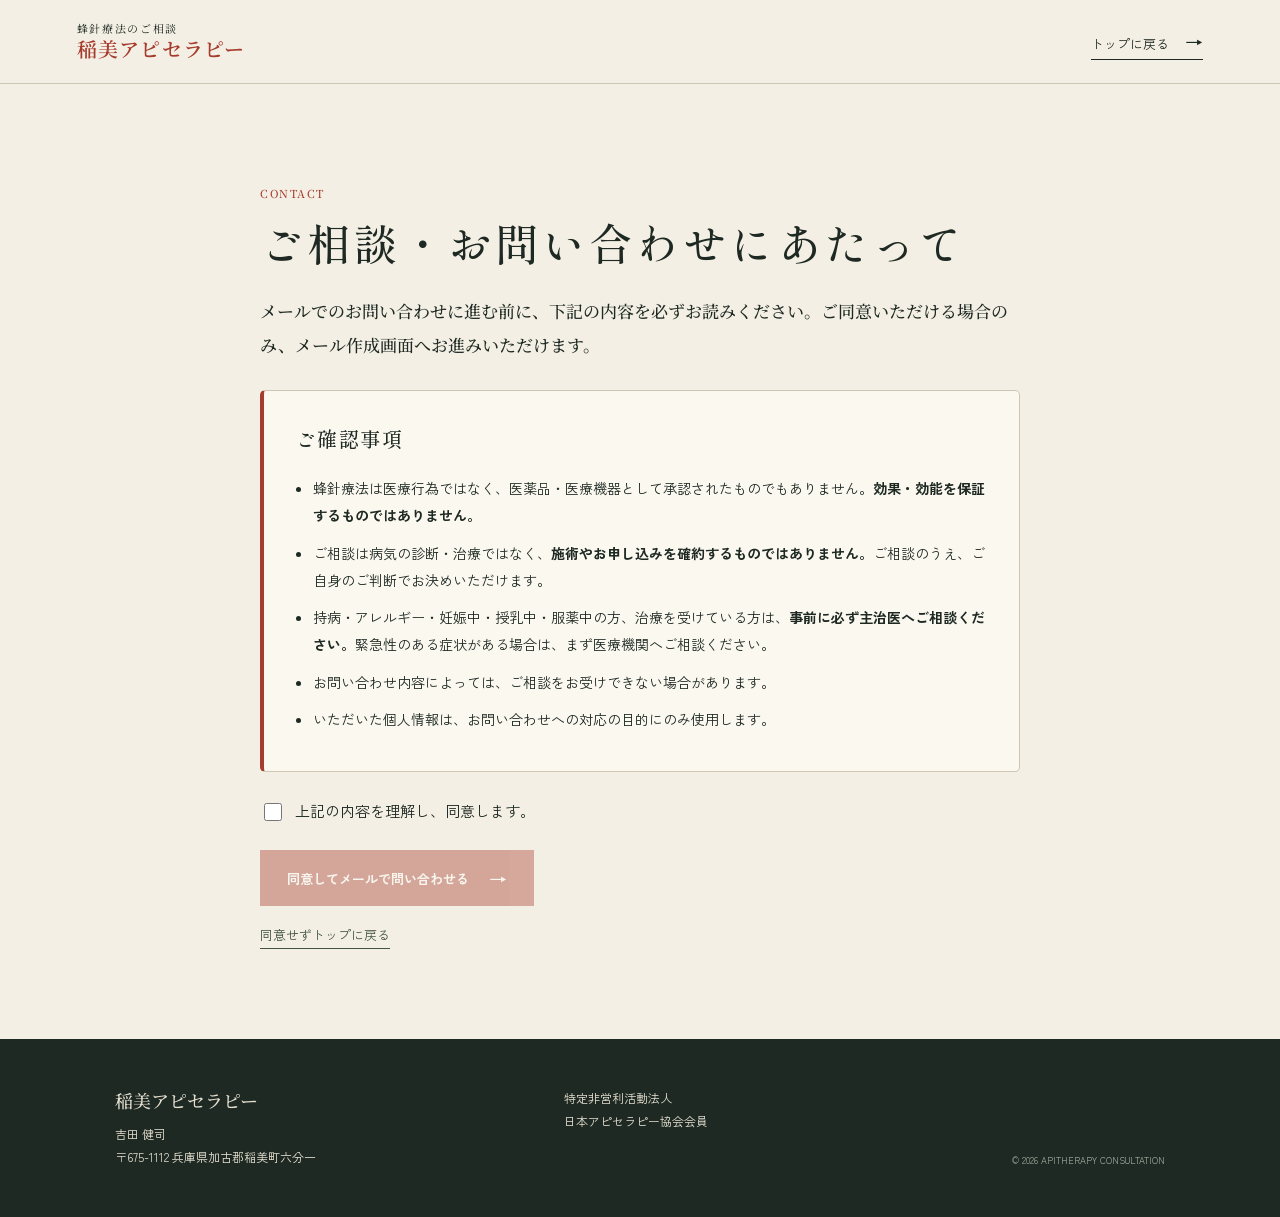
<file: contact-disclaimer.html>
<!doctype html>
<html lang="ja">
  <head>
    <meta charset="UTF-8" /><meta name="viewport" content="width=device-width, initial-scale=1.0" />
    <title>ご相談・お問い合わせにあたって｜稲美アピセラピー</title>
    <meta name="robots" content="noindex, nofollow" />
    <meta name="theme-color" content="#1d2922" />
    <link rel="icon" href="data:image/svg+xml,%3Csvg xmlns='http://www.w3.org/2000/svg' viewBox='0 0 100 100'%3E%3Ctext y='.9em' font-size='90'%3E%F0%9F%90%9D%3C/text%3E%3C/svg%3E" />
    <link rel="preconnect" href="https://fonts.googleapis.com" /><link rel="preconnect" href="https://fonts.gstatic.com" crossorigin />
    <link href="https://fonts.googleapis.com/css2?family=Noto+Serif+JP:wght@400;500;600;700&family=Shippori+Mincho:wght@400;500;600&family=Zen+Kaku+Gothic+New:wght@400;500;700&display=swap" rel="stylesheet" />
    <link rel="stylesheet" href="styles.css" />
  </head>
  <body>
    <header class="site-header"><a class="brand" href="index.html#top"><small>蜂針療法のご相談</small><b>稲美アピセラピー</b></a><a class="header-cta" href="index.html#top">トップに戻る <b>→</b></a></header>
    <main class="gate">
      <section class="gate-inner">
        <p class="kicker red">CONTACT</p>
        <h1>ご相談・お問い合わせにあたって</h1>
        <p class="gate-lead">メールでのお問い合わせに進む前に、下記の内容を必ずお読みください。ご同意いただける場合のみ、メール作成画面へお進みいただけます。</p>
        <div class="gate-box">
          <h2>ご確認事項</h2>
          <ul>
            <li>蜂針療法は医療行為ではなく、医薬品・医療機器として承認されたものでもありません。<b>効果・効能を保証するものではありません。</b></li>
            <li>ご相談は病気の診断・治療ではなく、<b>施術やお申し込みを確約するものではありません。</b>ご相談のうえ、ご自身のご判断でお決めいただけます。</li>
            <li>持病・アレルギー・妊娠中・授乳中・服薬中の方、治療を受けている方は、<b>事前に必ず主治医へご相談ください。</b>緊急性のある症状がある場合は、まず医療機関へご相談ください。</li>
            <li>お問い合わせ内容によっては、ご相談をお受けできない場合があります。</li>
            <li>いただいた個人情報は、お問い合わせへの対応の目的にのみ使用します。</li>
          </ul>
        </div>
        <label class="gate-check"><input type="checkbox" id="agree" /> <span>上記の内容を理解し、同意します。</span></label>
        <div class="gate-actions">
          <button type="button" class="button" id="proceed" disabled>同意してメールで問い合わせる <span>→</span></button>
          <a class="gate-back" href="index.html#top">同意せずトップに戻る</a>
        </div>
      </section>
    </main>
    <footer><div><strong>稲美アピセラピー</strong><p>吉田 健司<br />〒675-1112 兵庫県加古郡稲美町六分一</p></div><div>特定非営利活動法人<br />日本アピセラピー協会会員</div><small>© <span id="year"></span> APITHERAPY CONSULTATION</small></footer>
    <script>
      document.getElementById('year').textContent = new Date().getFullYear();
      var agree = document.getElementById('agree');
      var proceed = document.getElementById('proceed');
      agree.addEventListener('change', function () { proceed.disabled = !agree.checked; });
      proceed.addEventListener('click', function () {
        if (!agree.checked) return;
        var subject = encodeURIComponent('蜂針療法についての問い合わせ');
        location.href = 'mailto:jitianjiansi509@gmail.com?subject=' + subject;
      });
    </script>
  </body>
</html>
</file>
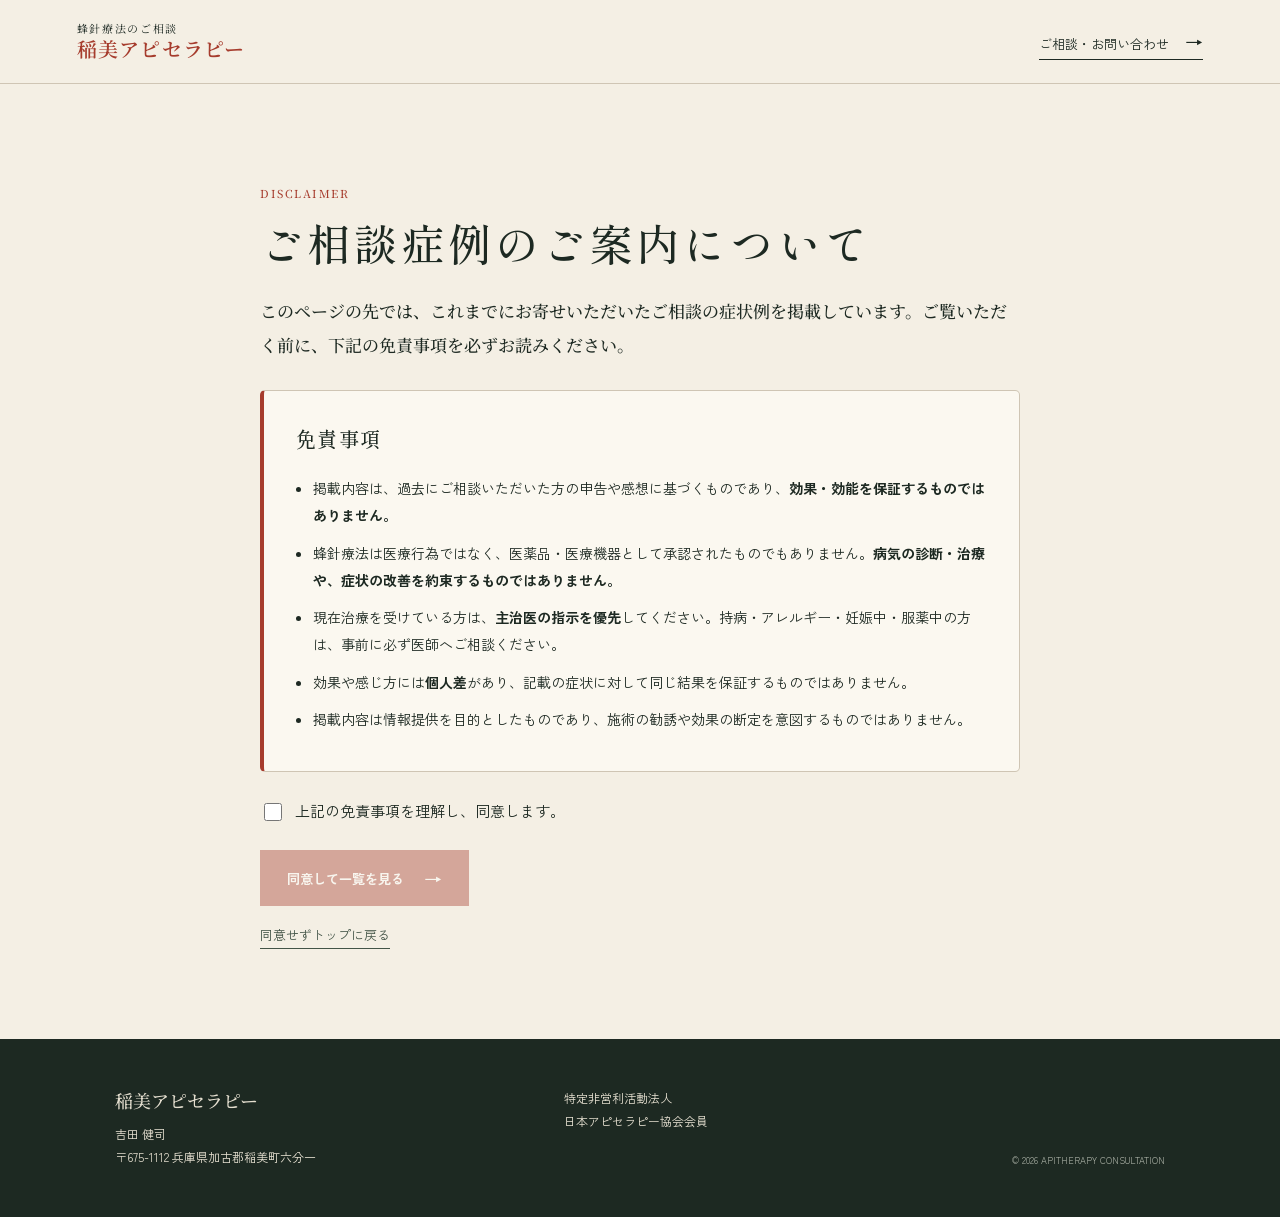
<file: disclaimer.html>
<!doctype html>
<html lang="ja">
  <head>
    <meta charset="UTF-8" /><meta name="viewport" content="width=device-width, initial-scale=1.0" />
    <title>ご相談症例のご案内について｜稲美アピセラピー</title>
    <meta name="robots" content="noindex, nofollow" />
    <meta name="theme-color" content="#1d2922" />
    <link rel="icon" href="data:image/svg+xml,%3Csvg xmlns='http://www.w3.org/2000/svg' viewBox='0 0 100 100'%3E%3Ctext y='.9em' font-size='90'%3E%F0%9F%90%9D%3C/text%3E%3C/svg%3E" />
    <link rel="preconnect" href="https://fonts.googleapis.com" /><link rel="preconnect" href="https://fonts.gstatic.com" crossorigin />
    <link href="https://fonts.googleapis.com/css2?family=Noto+Serif+JP:wght@400;500;600;700&family=Shippori+Mincho:wght@400;500;600&family=Zen+Kaku+Gothic+New:wght@400;500;700&display=swap" rel="stylesheet" />
    <link rel="stylesheet" href="styles.css" />
  </head>
  <body>
    <header class="site-header"><a class="brand" href="index.html#top"><small>蜂針療法のご相談</small><b>稲美アピセラピー</b></a><a class="header-cta" href="index.html#contact">ご相談・お問い合わせ <b>→</b></a></header>
    <main class="gate">
      <section class="gate-inner">
        <p class="kicker red">DISCLAIMER</p>
        <h1>ご相談症例のご案内について</h1>
        <p class="gate-lead">このページの先では、これまでにお寄せいただいたご相談の症状例を掲載しています。ご覧いただく前に、下記の免責事項を必ずお読みください。</p>
        <div class="gate-box">
          <h2>免責事項</h2>
          <ul>
            <li>掲載内容は、過去にご相談いただいた方の申告や感想に基づくものであり、<b>効果・効能を保証するものではありません。</b></li>
            <li>蜂針療法は医療行為ではなく、医薬品・医療機器として承認されたものでもありません。<b>病気の診断・治療や、症状の改善を約束するものではありません。</b></li>
            <li>現在治療を受けている方は、<b>主治医の指示を優先</b>してください。持病・アレルギー・妊娠中・服薬中の方は、事前に必ず医師へご相談ください。</li>
            <li>効果や感じ方には<b>個人差</b>があり、記載の症状に対して同じ結果を保証するものではありません。</li>
            <li>掲載内容は情報提供を目的としたものであり、施術の勧誘や効果の断定を意図するものではありません。</li>
          </ul>
        </div>
        <label class="gate-check"><input type="checkbox" id="agree" /> <span>上記の免責事項を理解し、同意します。</span></label>
        <div class="gate-actions">
          <button type="button" class="button" id="proceed" disabled>同意して一覧を見る <span>→</span></button>
          <a class="gate-back" href="index.html#top">同意せずトップに戻る</a>
        </div>
      </section>
    </main>
    <footer><div><strong>稲美アピセラピー</strong><p>吉田 健司<br />〒675-1112 兵庫県加古郡稲美町六分一</p></div><div>特定非営利活動法人<br />日本アピセラピー協会会員</div><small>© <span id="year"></span> APITHERAPY CONSULTATION</small></footer>
    <script>
      document.getElementById('year').textContent = new Date().getFullYear();
      var agree = document.getElementById('agree');
      var proceed = document.getElementById('proceed');
      agree.addEventListener('change', function () { proceed.disabled = !agree.checked; });
      proceed.addEventListener('click', function () {
        if (!agree.checked) return;
        try { sessionStorage.setItem('symptomsAgreed', '1'); } catch (e) {}
        location.href = 'symptoms.html';
      });
    </script>
  </body>
</html>
</file>
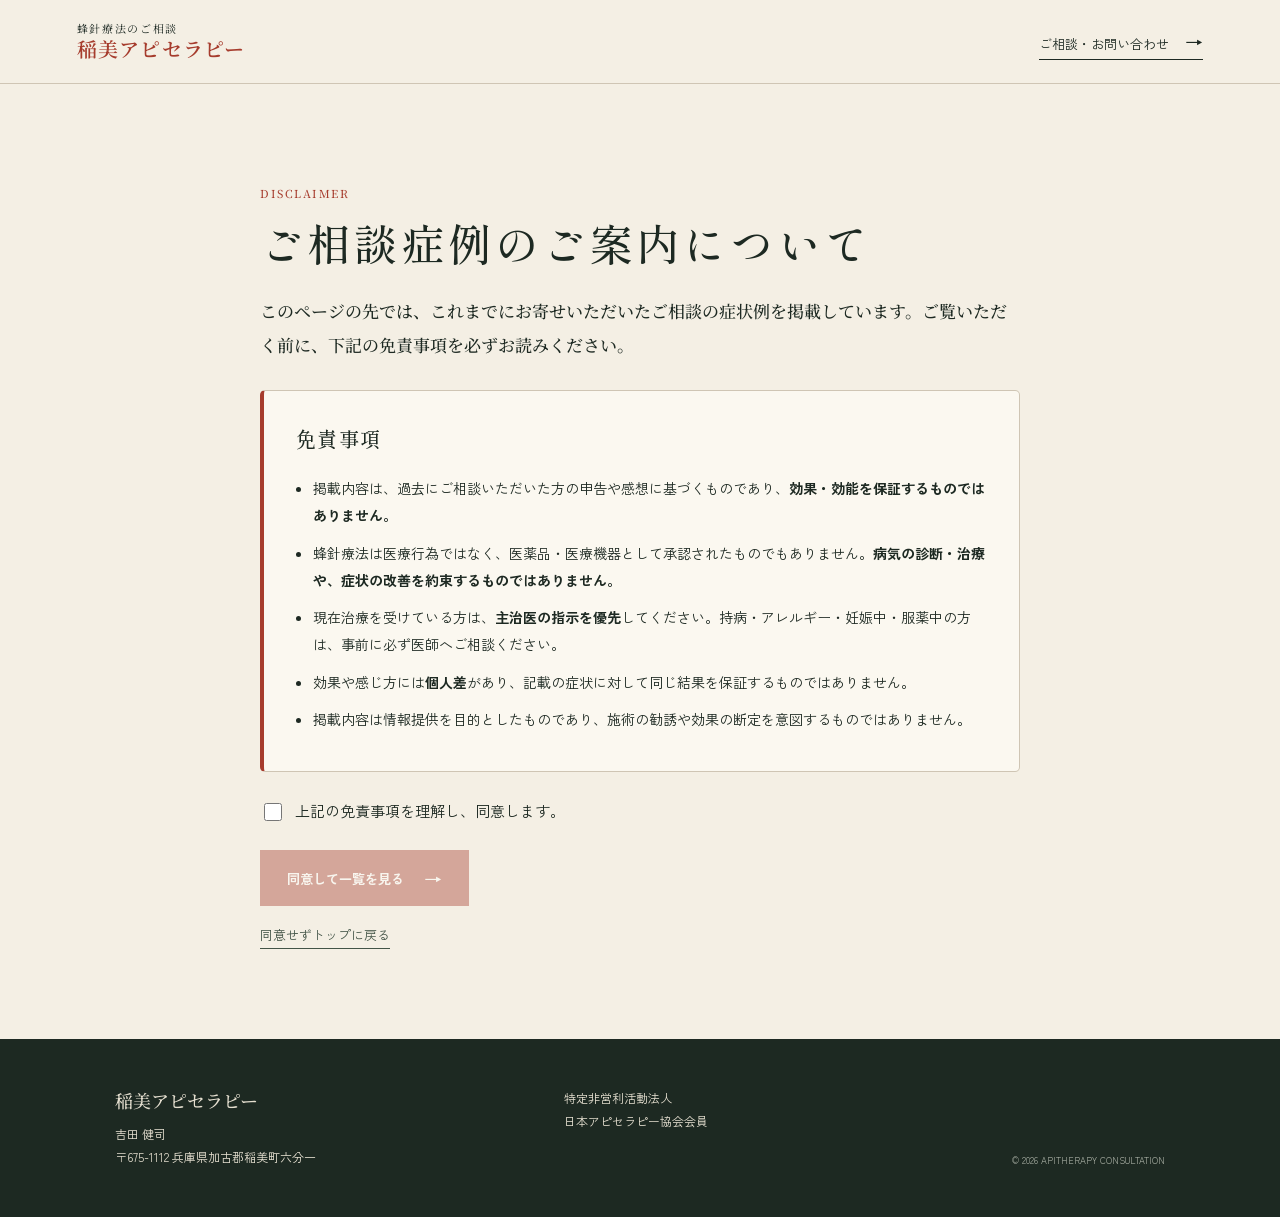
<file: symptoms.html>
<!doctype html>
<html lang="ja">
  <head>
    <meta charset="UTF-8" /><meta name="viewport" content="width=device-width, initial-scale=1.0" />
    <title>ご相談いただいた症状の例｜稲美アピセラピー（会員向け）</title>
    <meta name="robots" content="noindex, nofollow" />
    <meta name="theme-color" content="#1d2922" />
    <link rel="icon" href="data:image/svg+xml,%3Csvg xmlns='http://www.w3.org/2000/svg' viewBox='0 0 100 100'%3E%3Ctext y='.9em' font-size='90'%3E%F0%9F%90%9D%3C/text%3E%3C/svg%3E" />
    <script>
      // 免責同意フラグが無い場合は、免責ページへ戻します（直リンク防止）。
      try {
        if (sessionStorage.getItem('symptomsAgreed') !== '1') {
          location.replace('disclaimer.html');
        }
      } catch (e) { location.replace('disclaimer.html'); }
    </script>
    <link rel="preconnect" href="https://fonts.googleapis.com" /><link rel="preconnect" href="https://fonts.gstatic.com" crossorigin />
    <link href="https://fonts.googleapis.com/css2?family=Noto+Serif+JP:wght@400;500;600;700&family=Shippori+Mincho:wght@400;500;600&family=Zen+Kaku+Gothic+New:wght@400;500;700&display=swap" rel="stylesheet" />
    <link rel="stylesheet" href="styles.css" />
  </head>
  <body>
    <header class="site-header"><a class="brand" href="index.html#top"><small>蜂針療法のご相談</small><b>稲美アピセラピー</b></a><a class="header-cta" href="index.html#contact">ご相談・お問い合わせ <b>→</b></a></header>
    <main class="symptoms">
      <section class="symptoms-inner">
        <p class="kicker red">MEMBERS</p>
        <h1>ご相談いただいた症状の例</h1>
        <p class="symptoms-note">以下は、これまでにご相談いただいた症状の一例です。<b>効果・効能を保証するものではなく、改善を約束するものではありません。</b>感じ方には個人差があり、蜂針療法は医療行為・医療の代替ではありません。治療中の方は主治医の指示を優先してください。</p>
        <ol class="symptoms-list">
          <li>肩こり</li><li>腰痛症</li><li>五十肩</li><li>坐骨神経痛</li><li>冷え性</li><li>眼精疲労</li><li>疲労回復</li><li>便秘</li><li>不眠症</li><li>食欲不振</li>
        </ol>
        <p class="symptoms-foot">ご不明な点やご不安な点は、どうぞお気軽に <a href="index.html#contact">ご相談ページ</a> からお問い合わせください。</p>
        <a class="gate-back" href="index.html#top">トップページに戻る</a>
      </section>
    </main>
    <footer><div><strong>稲美アピセラピー</strong><p>吉田 健司<br />〒675-1112 兵庫県加古郡稲美町六分一</p></div><div>特定非営利活動法人<br />日本アピセラピー協会会員</div><small>© <span id="year"></span> APITHERAPY CONSULTATION</small></footer>
    <script>document.getElementById('year').textContent = new Date().getFullYear();</script>
  </body>
</html>
</file>
<file: styles.css>
:root{--ink:#1d2922;--tea:#435447;--paper:#f4efe4;--cream:#fbf8f0;--red:#a63c2d;--gold:#a9864b;--line:#cfc5b4}*{box-sizing:border-box}html{scroll-behavior:smooth}body{margin:0;color:var(--ink);background:var(--paper);font:15px/2 "Zen Kaku Gothic New",sans-serif}.site-header{position:sticky;top:0;z-index:50;height:84px;padding:0 clamp(22px,6vw,108px);display:flex;align-items:center;justify-content:space-between;border-bottom:1px solid var(--line);background:rgba(244,239,228,.96);backdrop-filter:blur(6px)}.brand{font:500 18px "Noto Serif JP";color:var(--ink);text-decoration:none}.brand b{font:600 20px/1.3 "Noto Serif JP";display:block;color:var(--red);letter-spacing:.06em}.brand small{font:11px/1.3 "Noto Serif JP";display:block;letter-spacing:.15em;color:var(--ink)}.header-cta{font-size:13px;color:var(--ink);text-decoration:none;border-bottom:1px solid var(--ink)}.header-cta b{font-size:18px;margin-left:12px}.hero{min-height:690px;position:relative;overflow:hidden;background:var(--ink);color:#fbf9ef;padding:clamp(80px,10vw,140px) clamp(25px,9vw,150px)}.hero:before{content:"";position:absolute;inset:0;opacity:.22;background-image:linear-gradient(30deg,#b8a775 12%,transparent 12.5%,transparent 87%,#b8a775 87.5%,#b8a775),linear-gradient(150deg,#b8a775 12%,transparent 12.5%,transparent 87%,#b8a775 87.5%,#b8a775);background-size:90px 156px;background-position:0 0,0 0}.hero-copy{max-width:700px;position:relative;z-index:2}.kicker{font:500 11px "Noto Serif JP";letter-spacing:.14em;color:#c9b176}.kicker.red{color:var(--red)}h1,h2,h3{font-family:"Shippori Mincho","Noto Serif JP",serif;font-weight:500;letter-spacing:.07em}h1{font-size:clamp(42px,5.2vw,74px);line-height:1.4;margin:21px 0}h1 em{font-style:normal;color:#e1c06c}.hero-copy>p:not(.kicker){font-size:15px;line-height:2.1}.button{display:inline-flex;justify-content:center;align-items:center;background:var(--red);color:#fff;text-decoration:none;padding:15px 27px;margin-top:26px;font-size:13px;font-weight:700}.button span{margin-left:20px;font-size:18px}.hero-primary{font-size:16px}.hero-primary span{font-size:21px}.hero-aside{position:absolute;z-index:2;right:8%;bottom:8%;display:flex;gap:22px;align-items:center}.hero-aside p{font:14px/1.9 "Noto Serif JP"}.bee-mark{height:90px;width:80px;background:#d6b85e;border-radius:50% 50% 47% 47%;position:relative;box-shadow:inset 14px 0 #20251c,inset 37px 0 #d6b85e,inset 48px 0 #20251c;transform:rotate(-20deg)}.bee-mark:before,.bee-mark:after{content:"";position:absolute;width:53px;height:31px;border-radius:90% 5% 90% 5%;background:rgba(242,242,218,.75);top:-28px}.bee-mark:before{left:5px;transform:rotate(-30deg)}.bee-mark:after{left:35px;transform:rotate(22deg)}.bee-mark i{position:absolute;width:11px;height:11px;background:#1e241d;border-radius:50%;left:8px;top:33px}.bee-mark i+i{top:20px;left:18px}.enso{position:absolute;right:7%;top:-180px;width:670px;height:670px;border:33px solid rgba(213,181,98,.5);border-left-color:transparent;border-radius:50%;transform:rotate(-32deg)}.hero-seal{position:absolute;z-index:3;right:8%;top:70px;width:88px;height:88px;display:grid;place-items:center;text-align:center;border-radius:50%;background:var(--red);color:#fff;font:18px/1.2 "Shippori Mincho";transform:rotate(11deg)}.hero-seal span{font-size:11px}.paper{background:var(--paper);background-image:radial-gradient(rgba(80,61,33,.09) .7px,transparent .7px);background-size:5px 5px}.opening{padding:clamp(90px,12vw,170px) clamp(28px,20vw,300px);display:grid;grid-template-columns:100px 1fr;gap:30px}.vertical{font:500 15px "Noto Serif JP";writing-mode:vertical-rl;letter-spacing:.3em;margin:0}.opening h2,.section-title h2{font-size:clamp(30px,3.5vw,51px);line-height:1.55;margin:15px 0 35px}.opening p:not(.kicker):not(.vertical){max-width:740px}.large-copy{font:500 18px/2.1 "Noto Serif JP"}.what,.safety{padding:clamp(75px,10vw,145px) clamp(25px,9vw,150px);display:grid;grid-template-columns:12% minmax(0,1fr) 28%;gap:35px}.section-no{font:40px "Shippori Mincho";color:var(--red);border-top:1px solid var(--red);padding-top:11px;width:65px}.what h2,.safety h2{font-size:clamp(34px,4vw,57px);margin:12px 0 25px}.lead{font:500 18px/2 "Noto Serif JP"}.what>div:nth-child(2),.safety>div:nth-child(2){max-width:690px}.what aside{border-left:1px solid var(--gold);padding:10px 0 10px 25px;height:max-content;margin-top:90px}.what aside p{font-size:11px;color:var(--red);letter-spacing:.1em}.what aside strong{font:500 20px/1.8 "Noto Serif JP"}.steps{padding:clamp(75px,10vw,140px) clamp(25px,9vw,150px);display:grid;grid-template-columns:43% 1fr;gap:8vw}.section-title>p:not(.kicker){max-width:450px}.step-list{border-top:1px solid var(--ink)}.step-list article{padding:23px 0;border-bottom:1px solid var(--line);display:grid;grid-template-columns:52px 1fr;column-gap:17px}.step-list span{grid-row:span 2;color:var(--red);font:19px "Shippori Mincho"}.step-list h3{font-size:22px;margin:0;font-family:"Noto Serif JP",serif}.step-list p{font-size:13px;line-height:1.9;margin:8px 0 0}.safety{background:#34463a;color:#f8f5eb}.safety .kicker{color:#ddc475}.safety .section-no{color:#e7c76d;border-color:#e7c76d}.safety-box{align-self:center;background:#f5ecda;color:var(--ink);padding:30px}.safety-box p{font:500 17px "Noto Serif JP";margin-top:0}.safety-box ul{padding-left:1.1em;font-size:13px;line-height:1.9}.safety-box small{font-size:10px;color:#665d4b}.flow{padding:clamp(75px,10vw,140px) clamp(25px,9vw,150px);display:grid;grid-template-columns:35% 1fr;gap:8vw}.flow ol{list-style:none;margin:0;padding:0;border-top:1px solid var(--ink);counter-reset:flow}.flow li{display:grid;grid-template-columns:50px 180px 1fr;align-items:center;min-height:83px;border-bottom:1px solid var(--line);counter-increment:flow}.flow li:before{content:"0" counter(flow);color:var(--red);font:18px "Shippori Mincho"}.flow li b{font:500 17px "Noto Serif JP"}.flow li span{font-size:13px}.contact{background:var(--gold);padding:clamp(75px,10vw,140px) clamp(25px,9vw,150px);display:grid;grid-template-columns:1fr 420px;gap:8vw}.contact .kicker{color:#5f3825}.contact h2{font-size:clamp(32px,4vw,55px);line-height:1.5;margin:14px 0}.contact-card{background:#f9f5ea;padding:38px}.contact-card>p{font:500 18px "Noto Serif JP";margin:0}.contact-card .button{width:100%}.line-link{display:block;text-align:center;color:var(--ink);border:1px solid var(--ink);margin-top:10px;padding:14px;text-decoration:none;font-size:13px;font-weight:700}.line-link span{margin-left:20px}.contact-card small{font-size:10px;line-height:1.6;display:block;margin-top:17px;color:#655b4b}footer{background:var(--ink);color:#e5dfd0;padding:48px clamp(25px,9vw,150px);display:grid;grid-template-columns:1fr 1fr auto;gap:30px;font-size:12px;line-height:1.9}footer strong{font:500 18px "Noto Serif JP"}footer p{margin:8px 0 0}footer small{font-size:9px;align-self:end;color:#aeb4a9}.members-link{background:#5d321d;color:#faf5e9;padding:clamp(60px,8vw,100px) clamp(25px,9vw,150px);text-align:center}.members-link .kicker{color:#e5c876}.members-link h2{font-size:clamp(26px,3vw,40px);margin:12px 0 18px}.members-link p{max-width:640px;margin:0 auto 8px;font-size:15px;line-height:2;color:#eee2ce}.members-link .button{margin-top:24px}.gate{padding:clamp(50px,8vw,90px) clamp(22px,9vw,150px);background:var(--paper)}.gate-inner{max-width:760px;margin:0 auto}.gate-inner h1{font-size:clamp(28px,3.4vw,44px);margin:12px 0 20px}.gate-lead{font:500 17px/2 "Noto Serif JP";margin-bottom:28px}.gate-box{background:var(--cream);border:1px solid var(--line);border-left:4px solid var(--red);border-radius:5px;padding:28px 32px}.gate-box h2{font-size:20px;margin:0 0 16px}.gate-box ul{margin:0;padding-left:1.2em;font-size:14px;line-height:1.95}.gate-box li{margin-bottom:10px}.gate-check{display:flex;align-items:flex-start;gap:10px;margin:26px 0;font-size:15px;line-height:1.7;cursor:pointer}.gate-check input{margin-top:5px;width:18px;height:18px;flex:none}.gate-actions{display:flex;flex-direction:column;align-items:flex-start;gap:16px}.gate-actions .button{margin-top:0;border:0;cursor:pointer;font-family:inherit}.gate-actions .button:disabled{opacity:.4;cursor:not-allowed}.gate-back{color:var(--tea);font-size:13px;text-decoration:none;border-bottom:1px solid var(--tea)}.symptoms{padding:clamp(50px,8vw,90px) clamp(22px,9vw,150px);background:var(--paper)}.symptoms-inner{max-width:820px;margin:0 auto}.symptoms-inner h1{font-size:clamp(28px,3.4vw,44px);margin:12px 0 20px}.symptoms-note{background:var(--cream);border:1px solid var(--line);border-radius:5px;padding:20px 24px;font-size:14px!important;line-height:1.95!important;color:#3d4b40;margin-bottom:30px}.symptoms-list{margin:0;padding:0;list-style:none;counter-reset:sym;display:grid;grid-template-columns:repeat(auto-fill,minmax(230px,1fr));gap:10px 22px}.symptoms-list li{counter-increment:sym;position:relative;padding:12px 10px 12px 44px;border-bottom:1px solid var(--line);font-size:15px}.symptoms-list li:before{content:counter(sym);position:absolute;left:6px;top:12px;min-width:26px;color:var(--red);font:600 15px "Shippori Mincho"}.symptoms-foot{margin-top:32px;font-size:15px;line-height:2}.symptoms-foot a{color:var(--red)}.symptoms .gate-back{display:inline-block;margin-top:24px}.faq{padding:clamp(75px,10vw,140px) clamp(25px,9vw,150px)}.faq .section-title>p:not(.kicker){margin-top:14px}.faq-list{max-width:840px;margin:38px 0 0}.faq-list details{background:var(--cream);border:1px solid var(--line);border-radius:5px;margin-bottom:14px;overflow:hidden}.faq-list summary{position:relative;list-style:none;cursor:pointer;padding:22px 54px 22px 62px;font:600 19px/1.6 "Noto Serif JP";color:var(--ink)}.faq-list summary::-webkit-details-marker{display:none}.faq-list summary:before{content:"Q";position:absolute;left:28px;top:22px;color:var(--red);font:700 19px "Shippori Mincho"}.faq-list summary:after{content:"+";position:absolute;right:24px;top:50%;transform:translateY(-50%);color:var(--gold);font:400 26px/1 "Shippori Mincho"}.faq-list details[open] summary:after{content:"−"}.faq-list details p{position:relative;margin:0 28px;padding:16px 0 24px 34px;border-top:1px solid var(--line);font-size:15px!important;line-height:1.95!important;color:#3d4b40}.faq-list details p:before{content:"A";position:absolute;left:0;top:16px;color:var(--gold);font:700 17px "Shippori Mincho"}.voice{padding:clamp(75px,10vw,140px) clamp(25px,9vw,150px)}.voice-card{max-width:760px;margin:36px 0 0;background:var(--cream);border:1px solid var(--line);border-left:4px solid var(--gold);border-radius:5px;padding:34px 40px}.voice-card blockquote{margin:0}.voice-card blockquote p{margin:0;font:500 18px/2 "Noto Serif JP";color:var(--ink)}.voice-card figcaption{margin-top:18px;text-align:right;font-size:13px;color:var(--tea)}.voice-note{max-width:760px;margin:16px 0 0;font-size:12px!important;line-height:1.7!important;color:#7a7263}.photo{margin:0;width:100%;height:clamp(220px,34vw,430px);overflow:hidden;position:relative}.photo img{width:100%;height:100%;object-fit:cover;display:block;filter:saturate(.82) contrast(.97)}.photo:after{content:"";position:absolute;inset:0;background:linear-gradient(180deg,rgba(29,41,34,.1),rgba(29,41,34,.3));pointer-events:none}.safety-photo{margin:24px 0 0;width:100%}.safety-photo img{width:70%;max-width:280px;height:auto;display:block;margin:0 auto;border-radius:4px}.visit-photo{max-width:760px;margin:22px 0 0}.visit-photo img{width:100%;max-width:340px;height:auto;display:block;margin:0 auto;border-radius:5px}.visit-photo figcaption{margin:12px auto 0;max-width:520px;text-align:center;font-size:13px;line-height:1.85;color:#3d4b40}.resolve{padding:clamp(70px,9vw,130px) clamp(25px,9vw,150px);text-align:center}.resolve h2{font-size:clamp(28px,3.6vw,48px);line-height:1.6;margin:14px auto 28px;max-width:22em}.resolve p{max-width:620px;margin:0 auto}@media(max-width:760px){.resolve{padding-left:16px;padding-right:16px;padding-top:64px;padding-bottom:64px}.resolve h2{font-size:22px;letter-spacing:.01em;line-height:1.75;margin-bottom:22px}}@media(max-width:760px){.faq{padding-top:68px;padding-bottom:68px}.faq-list{margin-top:26px}.faq-list summary{font-size:17px;line-height:1.6;padding:18px 46px 18px 50px}.faq-list summary:before{left:20px;top:18px;font-size:17px}.faq-list summary:after{right:18px}.faq-list details p{margin:0 20px;padding-left:30px;font-size:15px!important}.voice{padding-top:68px;padding-bottom:68px}.voice-card{margin-top:26px;padding:26px 22px}.voice-card blockquote p{font-size:16px!important;line-height:1.95!important}.site-header{height:70px}.hero{min-height:650px}.hero-aside{right:25px;bottom:25px}.hero-aside p{font-size:12px}.hero-seal{right:25px;top:30px;width:74px;height:74px;font-size:15px}.enso{width:430px;height:430px;right:-140px;top:220px;border-width:24px}.opening,.what,.safety,.steps,.flow,.contact{grid-template-columns:1fr;gap:25px}.opening{padding-left:25px;padding-right:25px}.vertical{writing-mode:initial}.what aside{margin-top:10px}.safety-box{margin-top:15px}.flow li{grid-template-columns:44px 1fr;gap:5px;padding:15px 0}.flow li span{grid-column:2}.contact{gap:25px}.contact-card{padding:27px 22px}footer{grid-template-columns:1fr;gap:12px}footer small{align-self:auto}}@media(min-width:761px) and (max-width:1100px){.opening,.what,.possibility,.characteristics,.steps,.safety,.flow,.contact{grid-template-columns:1fr!important;gap:26px!important;padding-left:clamp(34px,6vw,90px)!important;padding-right:clamp(34px,6vw,90px)!important}.what>div:nth-child(2),.safety>div:nth-child(2),.possibility-copy{max-width:none}.what aside.promise{margin-top:6px!important}.consult-gain,.safety-box{align-self:start}.contact-card{width:auto;max-width:520px}.members-link,.symptoms,.gate{padding-left:clamp(34px,6vw,90px)!important;padding-right:clamp(34px,6vw,90px)!important}}
</file>
